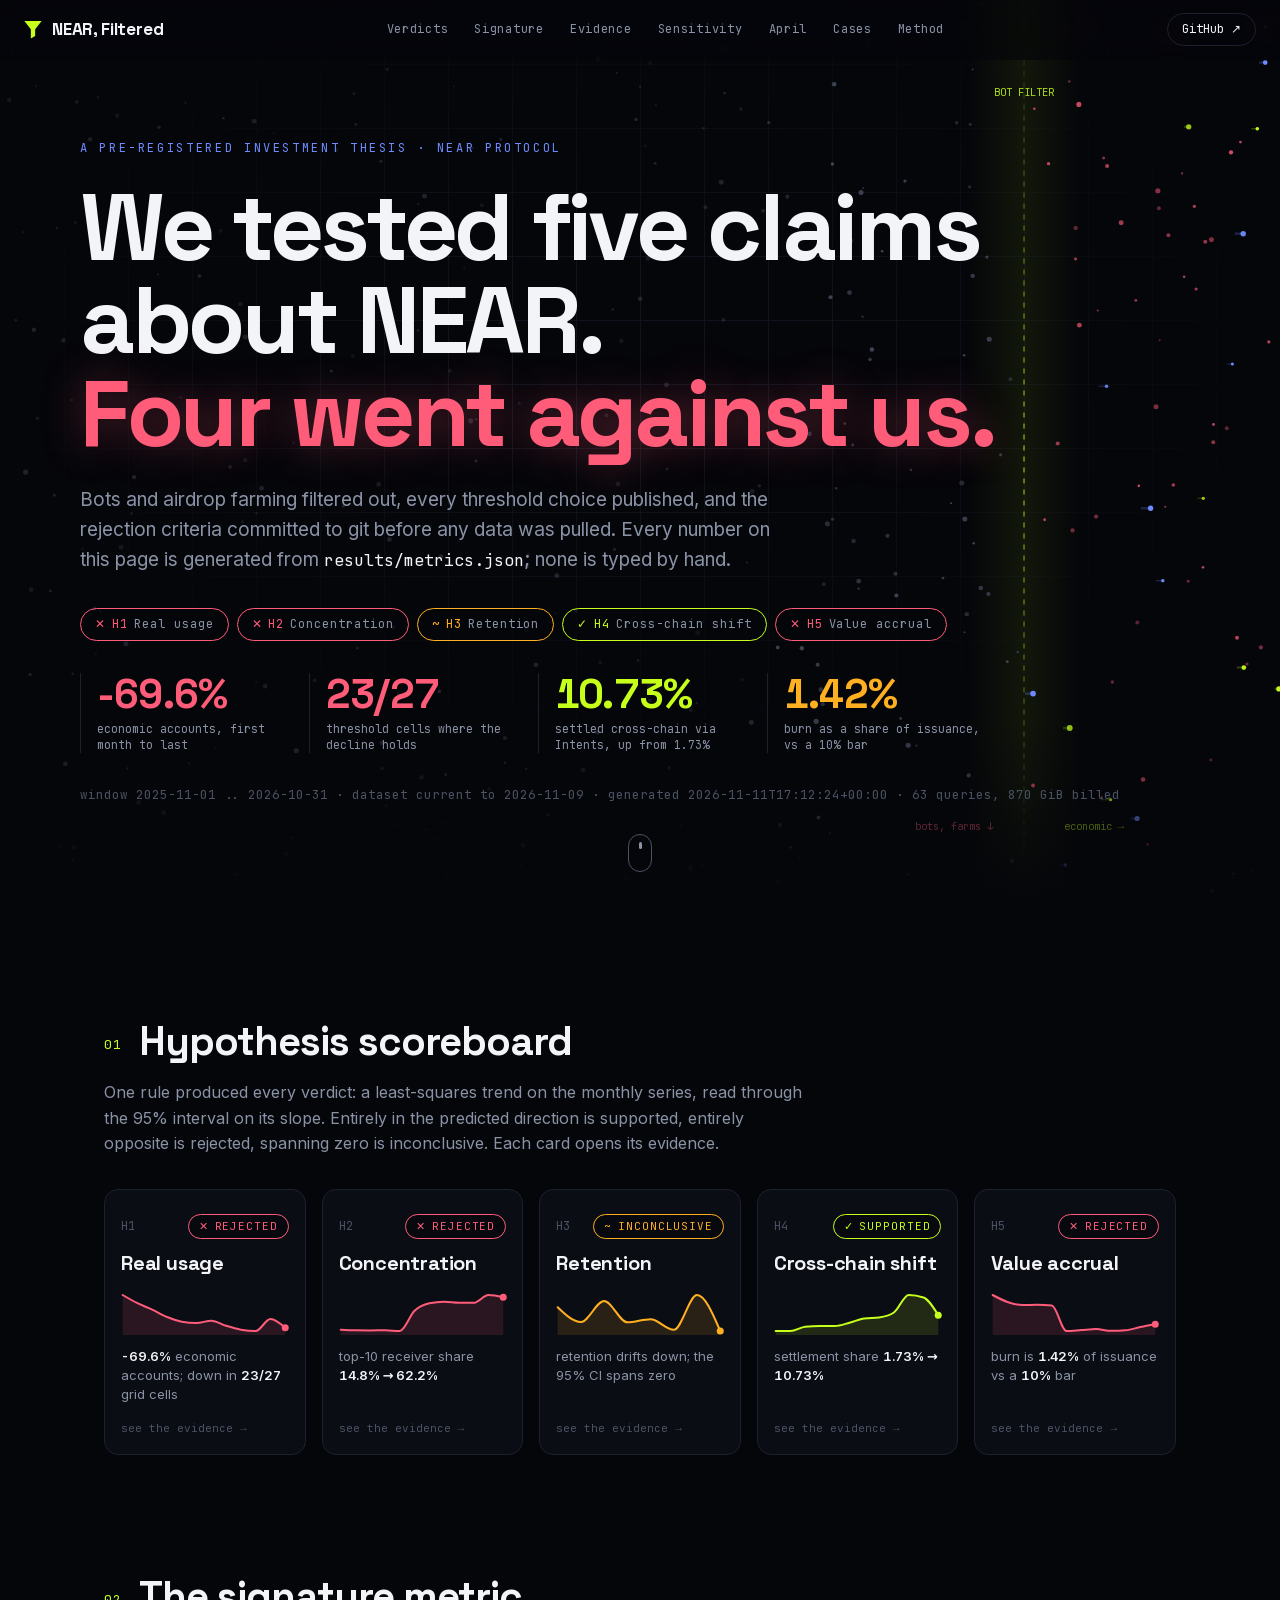
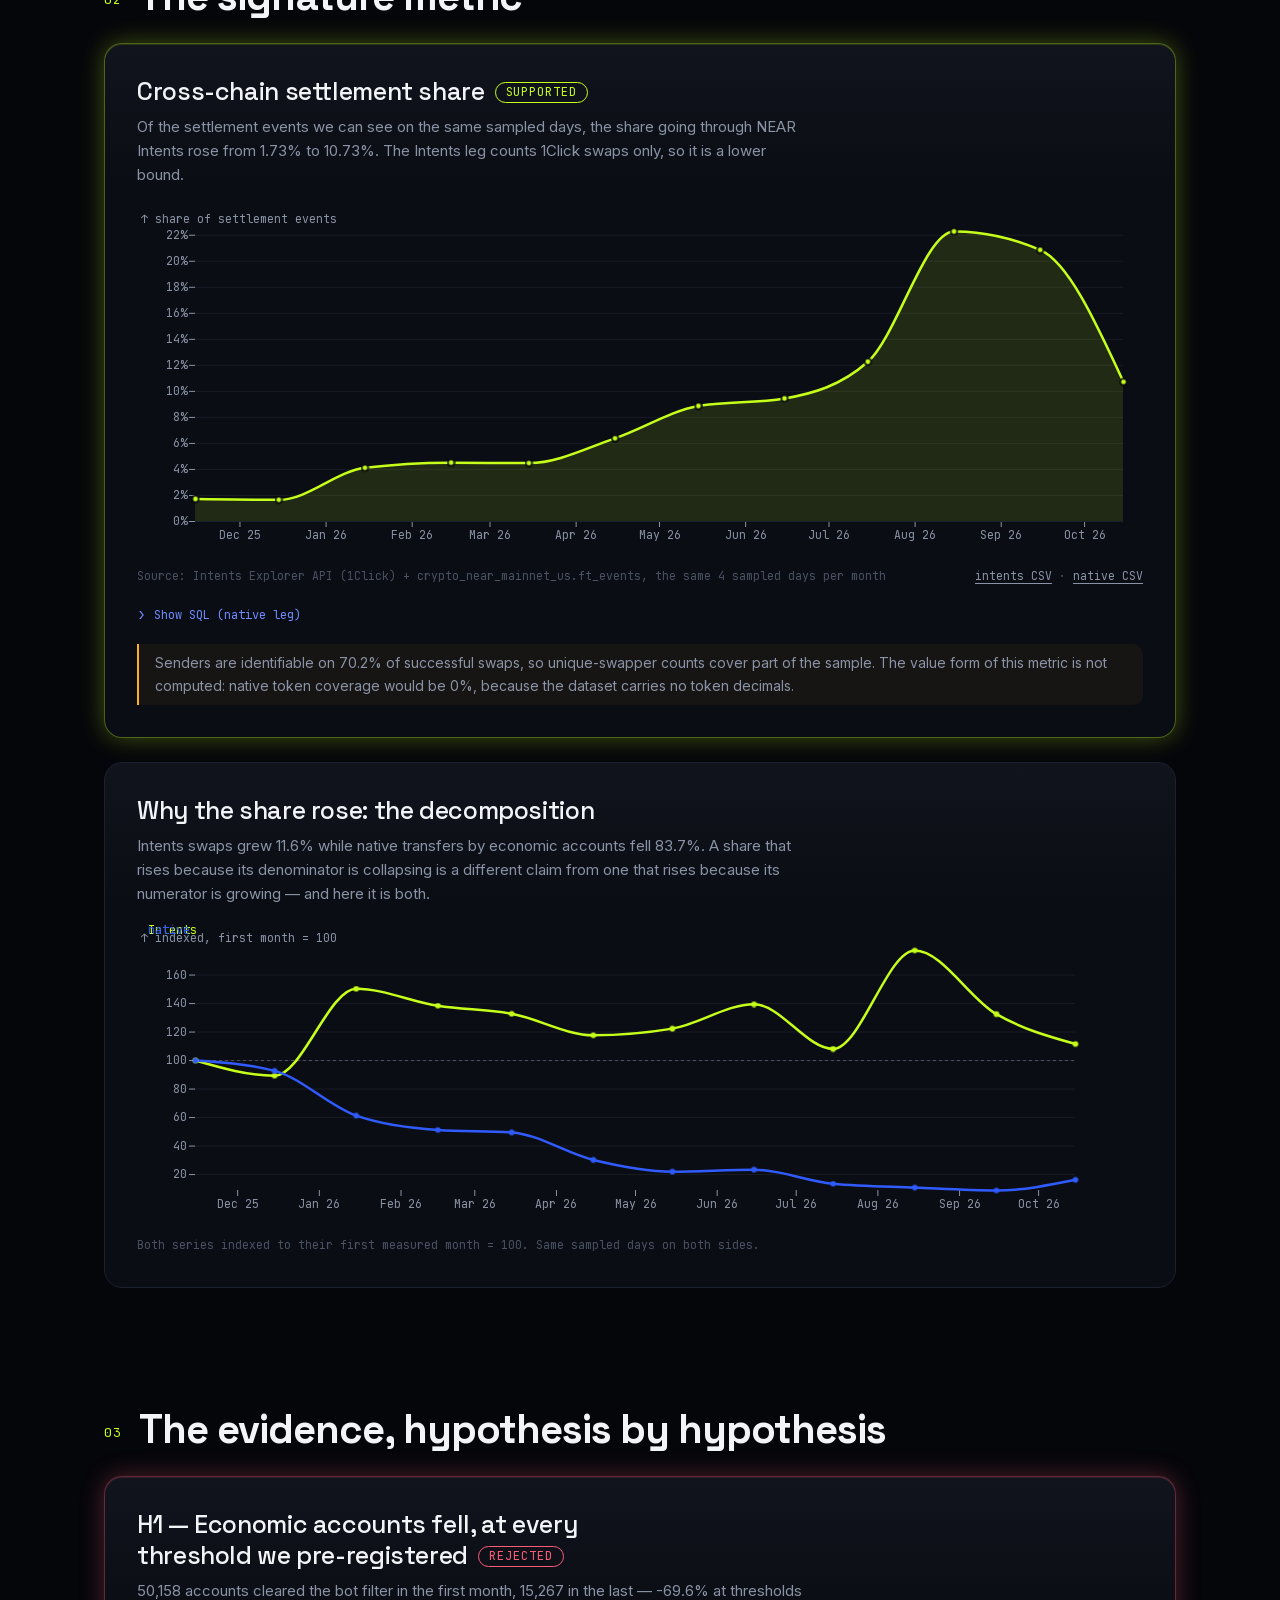
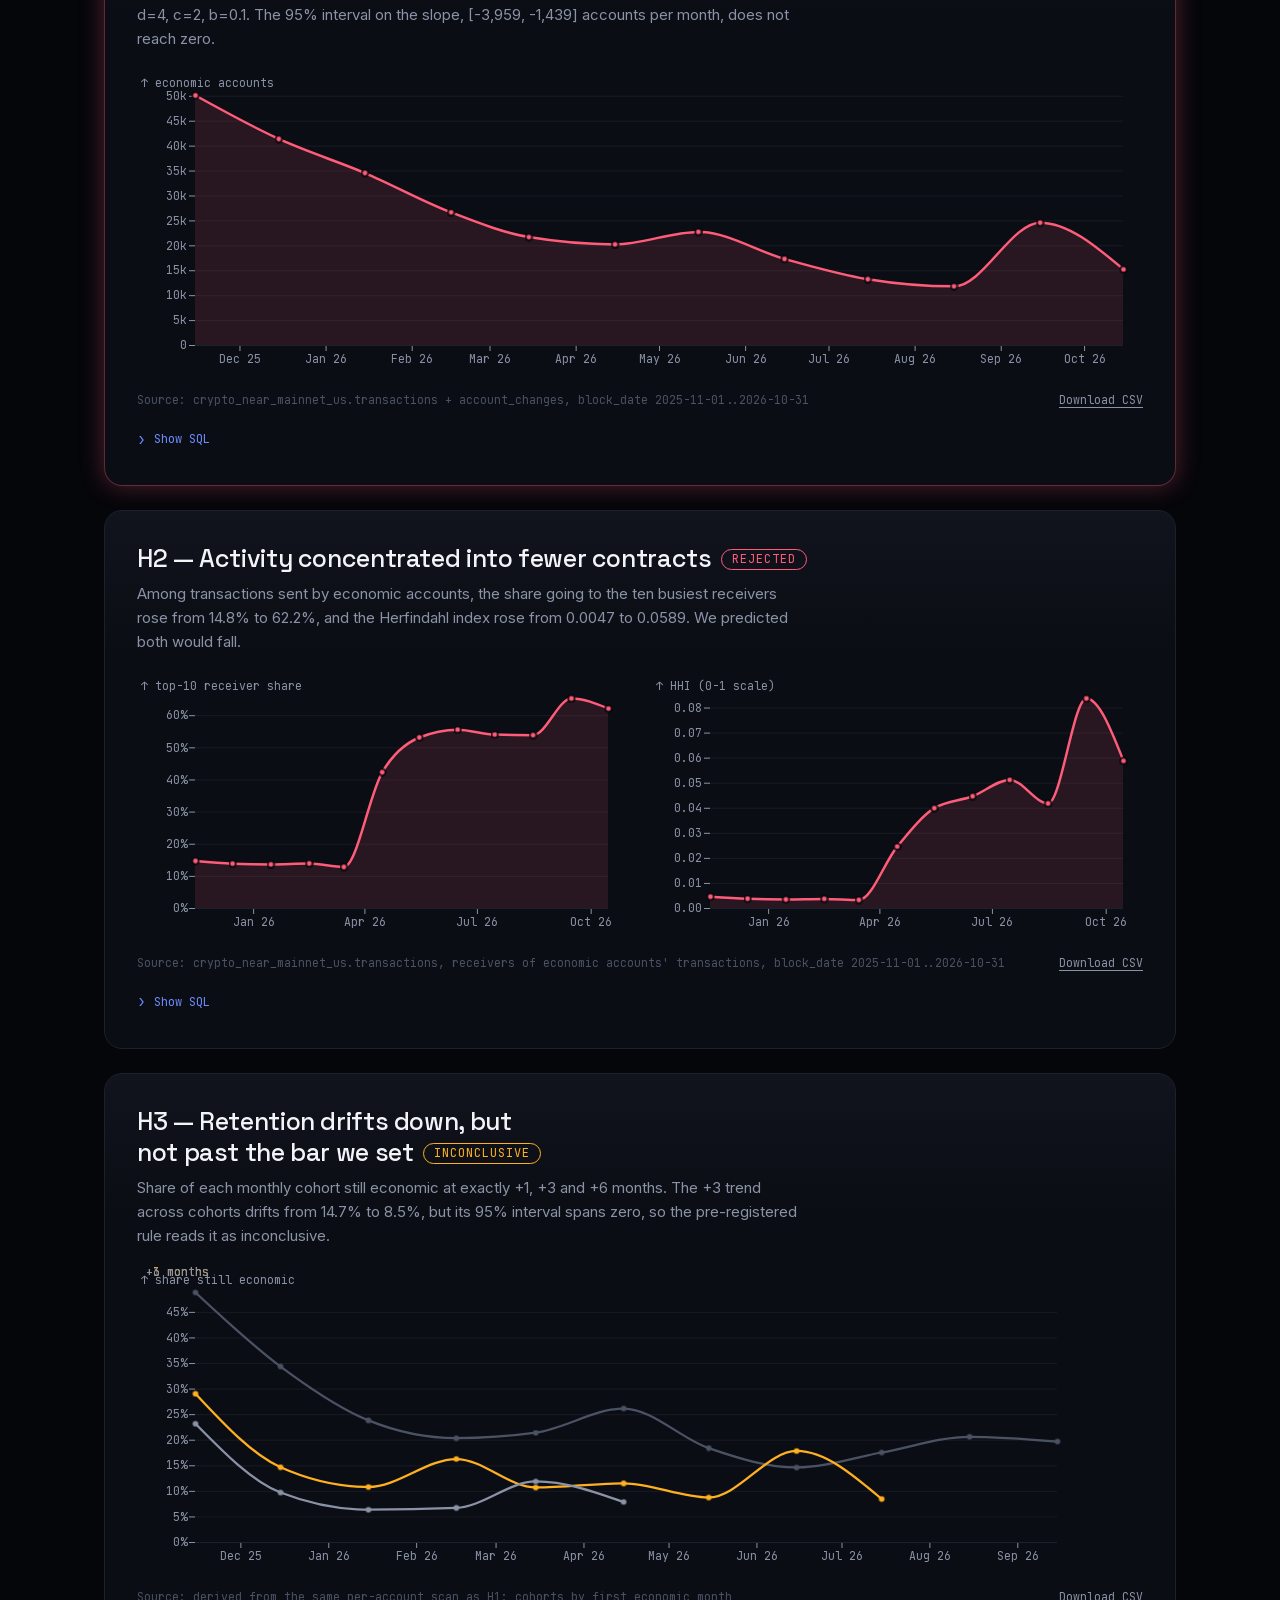
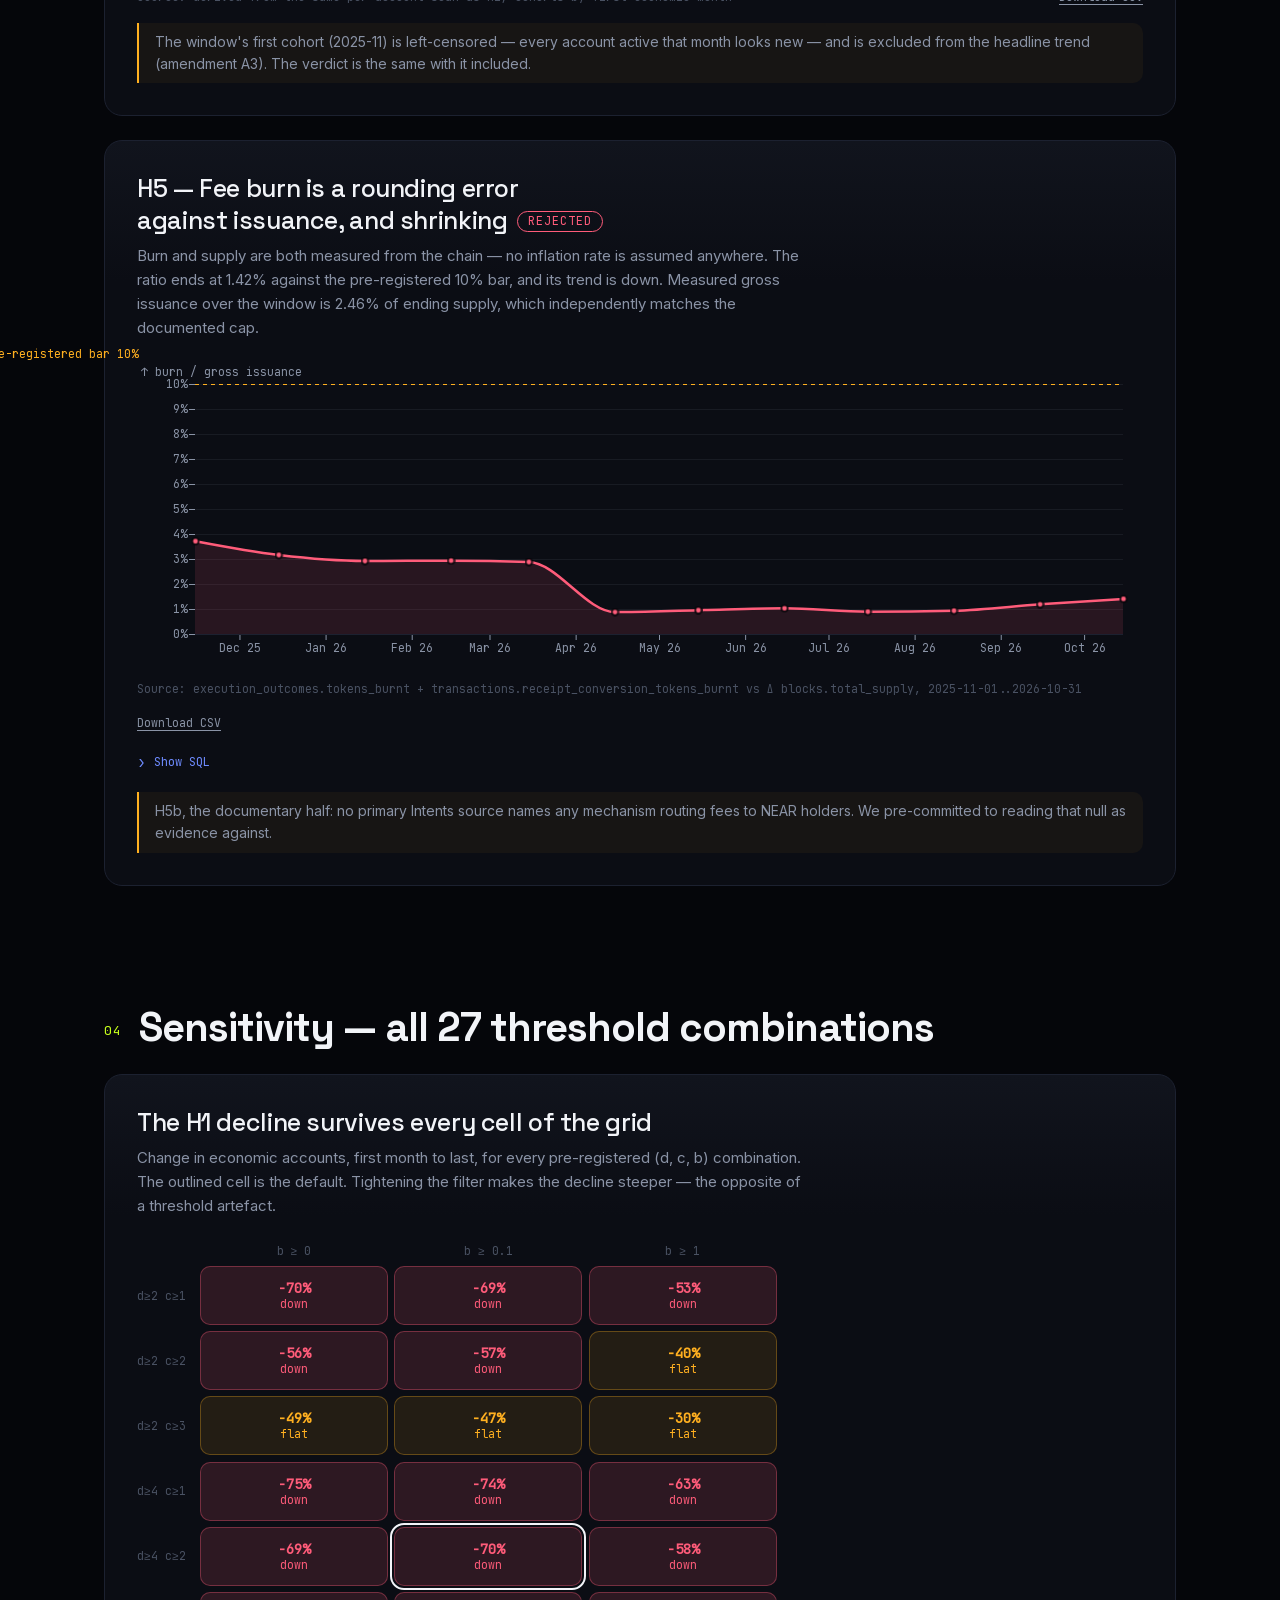
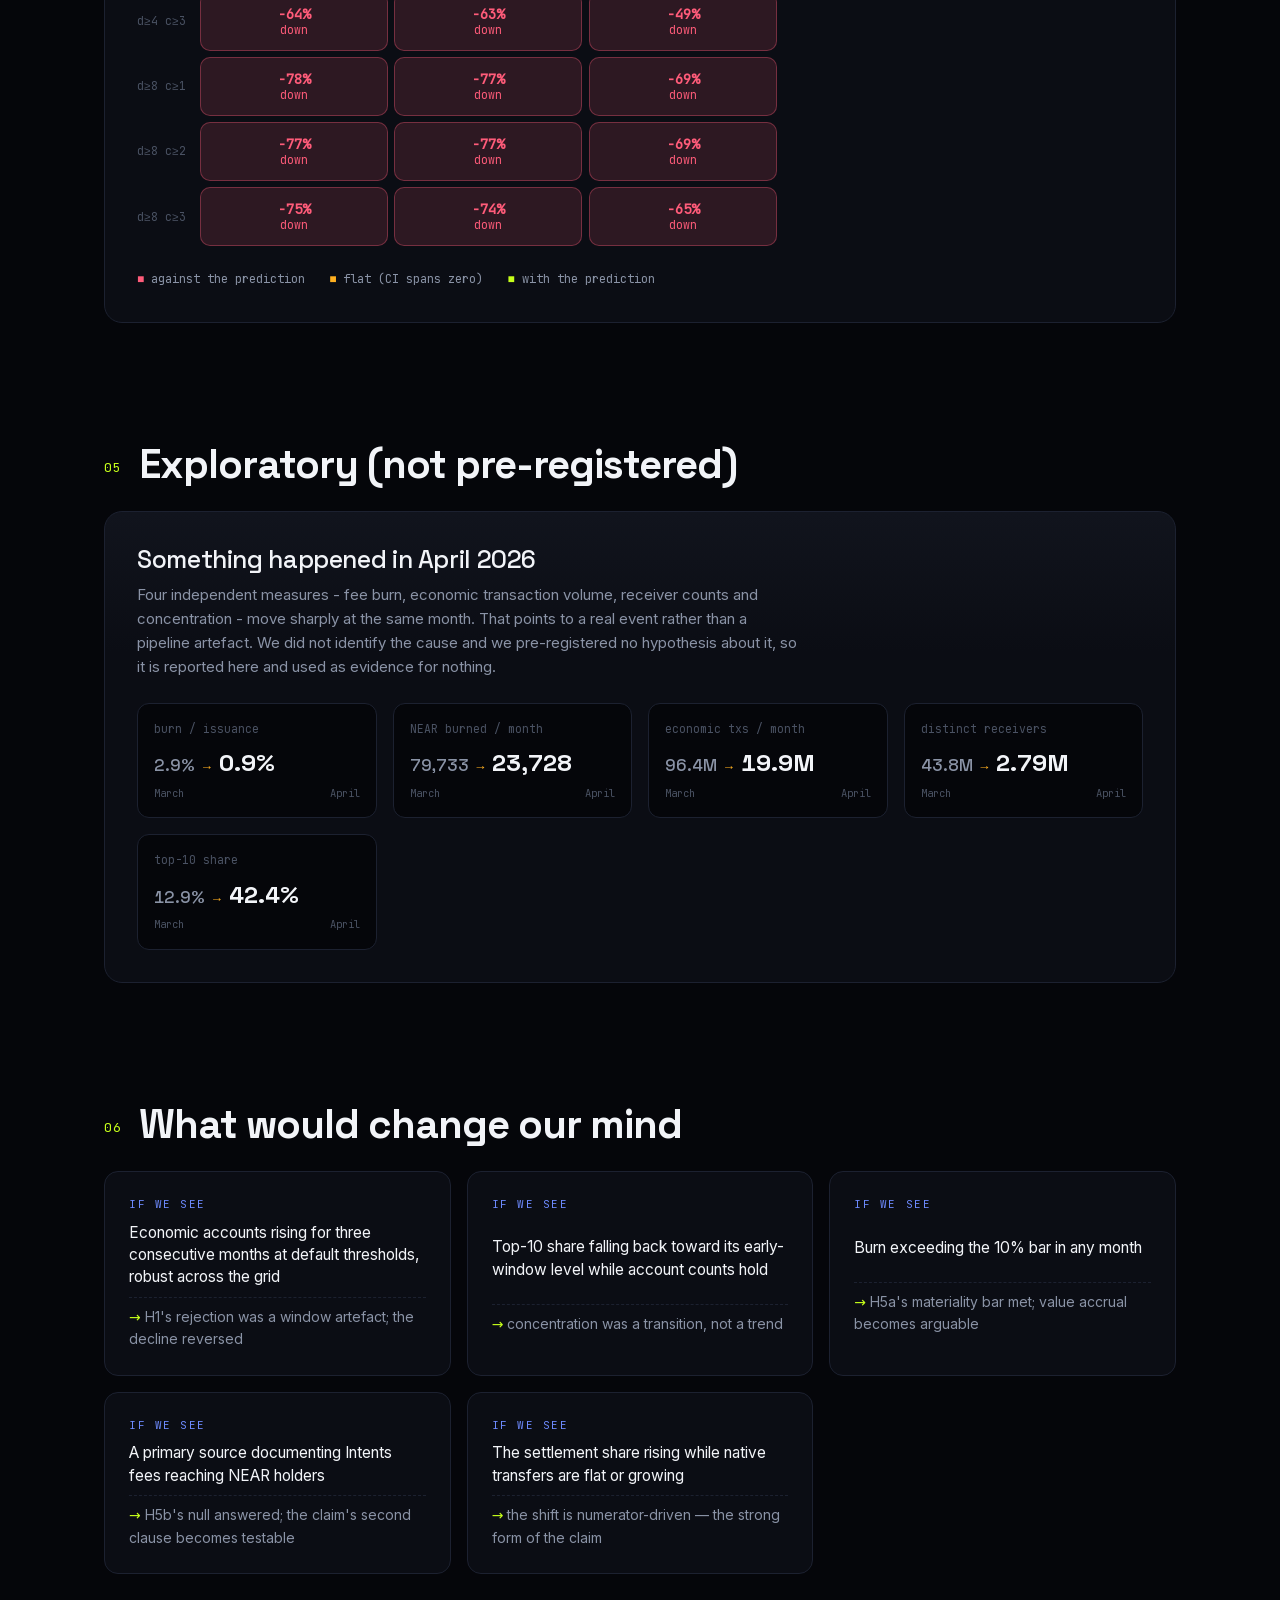
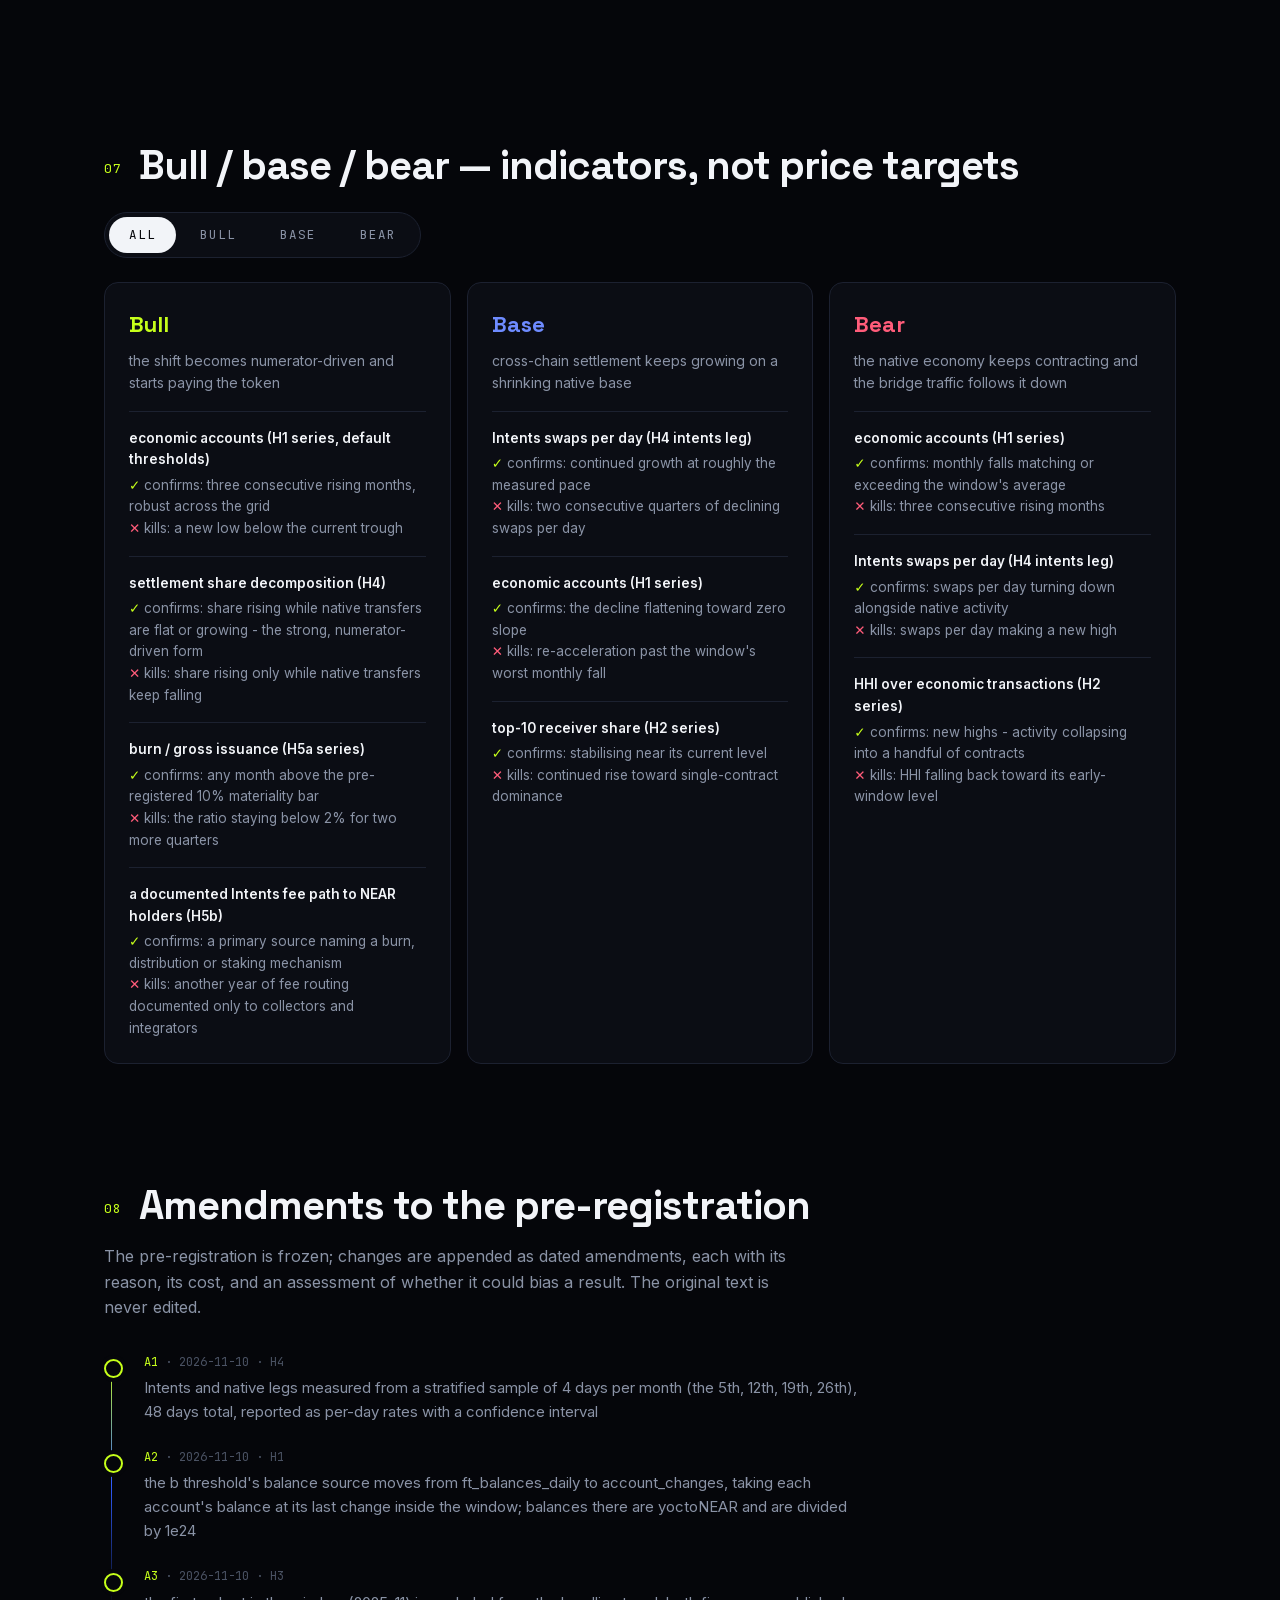
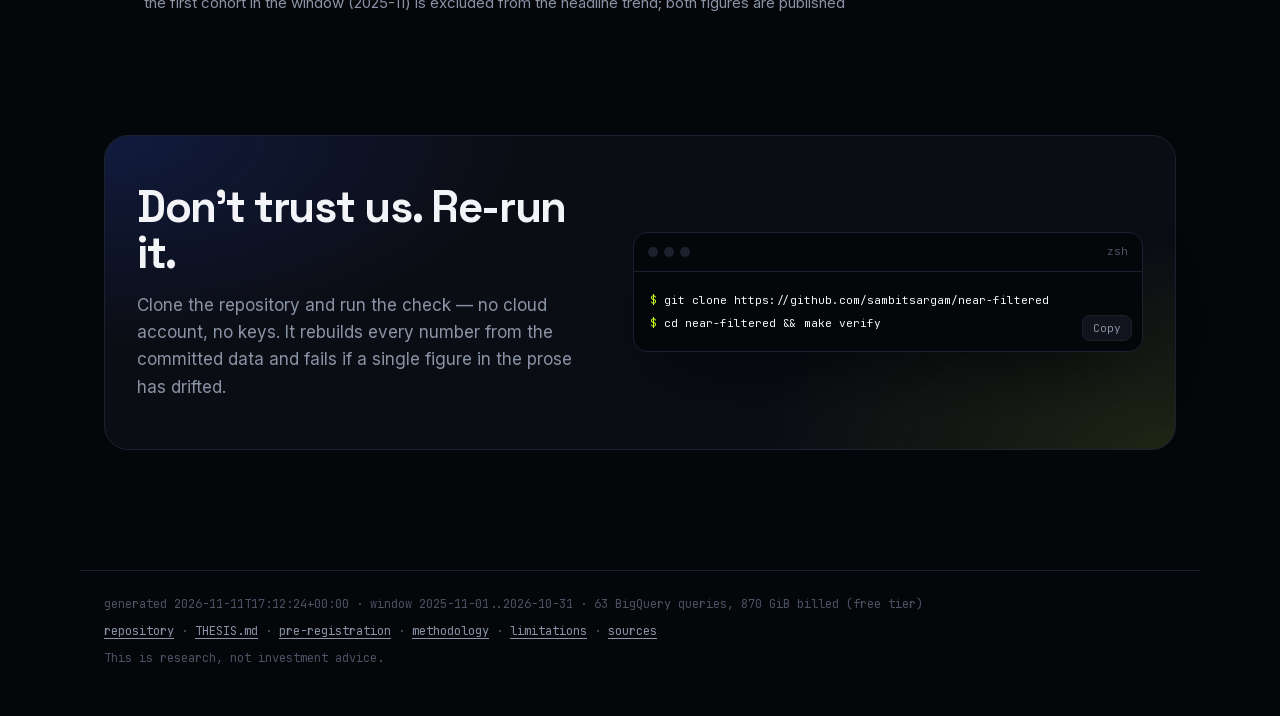
<file: site/index.html>
<!doctype html>
<html lang="en">
<head>
<meta charset="utf-8">
<meta name="viewport" content="width=device-width, initial-scale=1">
<title>NEAR, Filtered</title>
<meta name="description" content="A pre-registered, reproducible investment thesis on NEAR. Four of five predictions went against us; we published anyway.">
<meta name="theme-color" content="#05060A">
<meta property="og:title" content="NEAR, Filtered — we tested five claims; four went against us">
<meta property="og:description" content="Bot-filtered, pre-registered, every number generated from the data. Verify it yourself with make verify.">
<meta property="og:type" content="website">
<meta property="og:image" content="og.png">
<meta name="twitter:card" content="summary_large_image">
<meta name="twitter:image" content="og.png">
<link rel="icon" href="data:image/svg+xml,%3Csvg xmlns='http://www.w3.org/2000/svg' viewBox='0 0 32 32'%3E%3Crect width='32' height='32' rx='8' fill='%2305060A'/%3E%3Cpath d='M8 9h16l-6 8v6l-4 2v-8z' fill='%23C6FF1A'/%3E%3C/svg%3E">
<link rel="stylesheet" href="styles/fonts.css">
<link rel="stylesheet" href="styles/tokens.css">
<link rel="stylesheet" href="styles/main.css">
<script>
  /* Motion is opt-in: without this class every element renders in its final
     state, so nothing on the page is ever gated on script running. */
  if (!matchMedia("(prefers-reduced-motion: reduce)").matches && "IntersectionObserver" in window)
    document.documentElement.classList.add("motion");
</script>
</head>
<body>
<a class="skip" href="#signature">Skip to the signature metric</a>
<div class="progress" aria-hidden="true"><span id="progress"></span></div>

<nav class="topnav" aria-label="Sections">
  <a class="brand" href="#top"><span class="mark" aria-hidden="true"></span>NEAR, Filtered</a>
  <div class="links" id="navlinks">
    <a href="#verdicts">Verdicts</a>
    <a href="#signature">Signature</a>
    <a href="#evidence">Evidence</a>
    <a href="#sensitivity">Sensitivity</a>
    <a href="#april">April</a>
    <a href="#cases">Cases</a>
    <a href="#amend">Method</a>
  </div>
  <a class="gh" href="https://github.com/sambitsargam/near-filtered">GitHub <span aria-hidden="true">↗</span></a>
</nav>

<header class="hero" id="top">
  <canvas id="field" aria-hidden="true"></canvas>
  <div class="hero-inner">
    <div class="eyebrow fade-up" style="--d:0">A pre-registered investment thesis · NEAR Protocol</div>
    <h1 class="headline">
      <span class="w" style="--d:1">We</span> <span class="w" style="--d:2">tested</span>
      <span class="w" style="--d:3">five</span> <span class="w" style="--d:4">claims</span>
      <span class="w" style="--d:5">about</span> <span class="w" style="--d:6">NEAR.</span><br>
      <span class="against"><span class="w" style="--d:8">Four</span> <span class="w" style="--d:9">went</span>
      <span class="w" style="--d:10">against</span> <span class="w" style="--d:11">us.</span></span>
    </h1>
    <p class="sub fade-up" style="--d:13">Bots and airdrop farming filtered out, every threshold choice published,
       and the rejection criteria committed to git before any data was pulled.
       Every number on this page is generated from <code>results/metrics.json</code>; none is typed by hand.</p>
    <div class="verdict-strip fade-up" style="--d:15" id="strip" aria-label="Verdicts at a glance"></div>
    <div class="hero-stats fade-up" style="--d:17" id="herostats"></div>
    <div class="windowline fade-up" style="--d:19" id="windowline">loading…</div>
  </div>
  <a class="scrollcue" href="#verdicts" aria-label="Scroll to the verdicts"><span></span></a>
</header>

<main>
<section id="verdicts" aria-label="Hypothesis scoreboard">
  <h2 class="reveal">Hypothesis scoreboard</h2>
  <p class="lede reveal">One rule produced every verdict: a least-squares trend on the monthly series, read through the
     95% interval on its slope. Entirely in the predicted direction is supported, entirely opposite is rejected,
     spanning zero is inconclusive. Each card opens its evidence.</p>
  <div class="board" id="board"></div>
</section>

<section id="signature" aria-label="Cross-chain settlement share">
  <h2 class="reveal">The signature metric</h2>
  <div class="panel sig reveal">
    <h3 id="h4-title">Cross-chain settlement share<span class="vw supported" id="h4-vw"></span></h3>
    <p class="plain" id="h4-plain"></p>
    <div class="figure" id="h4-chart" role="img" aria-label="Monthly cross-chain settlement share"></div>
    <div class="source"><span id="h4-source"></span>
      <span><a href="data/h4_intents_daily.csv" download>intents CSV</a> · <a href="data/h4_native_leg.csv" download>native CSV</a></span></div>
    <details class="sql"><summary>Show SQL (native leg)</summary><pre data-sql="sql/h4_native_leg.sql">loading…</pre></details>
    <div class="note" id="h4-note"></div>
  </div>
  <div class="panel reveal">
    <h3>Why the share rose: the decomposition</h3>
    <p class="plain" id="h4d-plain"></p>
    <div class="figure" id="h4d-chart" role="img" aria-label="Intents swaps and native transfers, indexed to their first month"></div>
    <div class="source"><span>Both series indexed to their first measured month = 100. Same sampled days on both sides.</span></div>
  </div>
</section>

<section id="evidence" aria-label="Evidence, one panel per hypothesis">
  <h2 class="reveal">The evidence, hypothesis by hypothesis</h2>

  <div class="panel against-glow reveal" id="h1">
    <h3>H1 — Economic accounts fell, at every threshold we pre-registered<span class="vw rejected" id="h1-vw"></span></h3>
    <p class="plain" id="h1-plain"></p>
    <div class="figure" id="h1-chart" role="img" aria-label="Monthly economic accounts"></div>
    <div class="source"><span id="h1-source"></span><a href="data/h1_series.csv" download>Download CSV</a></div>
    <details class="sql"><summary>Show SQL</summary><pre data-sql="sql/h1_accounts.sql">loading…</pre></details>
  </div>

  <div class="panel reveal" id="h2">
    <h3>H2 — Activity concentrated into fewer contracts<span class="vw rejected" id="h2-vw"></span></h3>
    <p class="plain" id="h2-plain"></p>
    <div class="cols">
      <div class="figure" id="h2-chart-a" role="img" aria-label="Top-10 receiver share by month"></div>
      <div class="figure" id="h2-chart-b" role="img" aria-label="HHI by month"></div>
    </div>
    <div class="source"><span id="h2-source"></span><a href="data/h2_concentration.csv" download>Download CSV</a></div>
    <details class="sql"><summary>Show SQL</summary><pre data-sql="sql/h2_concentration.sql">loading…</pre></details>
  </div>

  <div class="panel reveal" id="h3">
    <h3>H3 — Retention drifts down, but not past the bar we set<span class="vw inconclusive" id="h3-vw"></span></h3>
    <p class="plain" id="h3-plain"></p>
    <div class="figure" id="h3-chart" role="img" aria-label="Cohort retention at one, three and six months"></div>
    <div class="source"><span>Source: derived from the same per-account scan as H1; cohorts by first economic month</span><a href="data/h3_cohorts.csv" download>Download CSV</a></div>
    <div class="note" id="h3-note"></div>
  </div>

  <div class="panel reveal" id="h5">
    <h3>H5 — Fee burn is a rounding error against issuance, and shrinking<span class="vw rejected" id="h5-vw"></span></h3>
    <p class="plain" id="h5-plain"></p>
    <div class="figure" id="h5-chart" role="img" aria-label="Burn as a share of gross issuance, with the pre-registered 10 percent bar"></div>
    <div class="source"><span id="h5-source"></span><a href="data/h5_value_accrual.csv" download>Download CSV</a></div>
    <details class="sql"><summary>Show SQL</summary><pre data-sql="sql/h5_value_accrual.sql">loading…</pre></details>
    <div class="note" id="h5-note"></div>
  </div>
</section>

<section id="sensitivity" aria-label="Sensitivity analysis">
  <h2 class="reveal">Sensitivity — all 27 threshold combinations</h2>
  <div class="panel reveal">
    <h3>The H1 decline survives every cell of the grid</h3>
    <p class="plain">Change in economic accounts, first month to last, for every pre-registered
       (d, c, b) combination. The outlined cell is the default. Tightening the filter makes the
       decline steeper — the opposite of a threshold artefact.</p>
    <div class="figure heat" id="heat"></div>
    <div class="legend">
      <span class="l1">against the prediction</span>
      <span class="l2">flat (CI spans zero)</span>
      <span class="l3">with the prediction</span>
    </div>
  </div>
</section>

<section id="april" aria-label="Exploratory finding">
  <h2 class="reveal">Exploratory (not pre-registered)</h2>
  <div class="panel reveal">
    <h3>Something happened in April 2026</h3>
    <p class="plain" id="exp-plain"></p>
    <div class="stats" id="exp-stats"></div>
  </div>
</section>

<section id="mind" aria-label="What would change our mind">
  <h2 class="reveal">What would change our mind</h2>
  <div class="mindgrid" id="change-list"></div>
  <p class="lede reveal">Each is a quantity this pipeline already computes;
     re-run them any month with <code>make refresh</code>.</p>
</section>

<section id="cases" aria-label="Bull, base and bear cases">
  <h2 class="reveal">Bull / base / bear — indicators, not price targets</h2>
  <div class="tabs reveal" role="tablist" id="casetabs"></div>
  <div class="casegrid" id="casegrid"></div>
</section>

<section id="amend" aria-label="Pre-registration amendments">
  <h2 class="reveal">Amendments to the pre-registration</h2>
  <p class="lede reveal">The pre-registration is frozen; changes are appended as dated amendments,
     each with its reason, its cost, and an assessment of whether it could bias a result.
     The original text is never edited.</p>
  <ol class="timeline" id="amendments"></ol>
</section>

<section class="verify reveal" aria-label="Verify it yourself">
  <div>
    <h2>Don't trust us. Re-run it.</h2>
    <p>Clone the repository and run the check — no cloud account, no keys. It rebuilds every
       number from the committed data and fails if a single figure in the prose has drifted.</p>
  </div>
  <div class="term" id="term">
    <div class="bar"><i></i><i></i><i></i><span>zsh</span></div>
    <pre><code><span class="pr">$</span> git clone https://github.com/sambitsargam/near-filtered
<span class="pr">$</span> cd near-filtered &amp;&amp; make verify</code></pre>
    <button class="copy" type="button" id="copy">Copy</button>
  </div>
</section>
</main>

<footer>
  <span id="provenance"></span>
  <span>
    <a href="https://github.com/sambitsargam/near-filtered">repository</a> ·
    <a href="https://github.com/sambitsargam/near-filtered/blob/main/THESIS.md">THESIS.md</a> ·
    <a href="https://github.com/sambitsargam/near-filtered/blob/main/HYPOTHESES.md">pre-registration</a> ·
    <a href="https://github.com/sambitsargam/near-filtered/blob/main/METHODOLOGY.md">methodology</a> ·
    <a href="https://github.com/sambitsargam/near-filtered/blob/main/LIMITATIONS.md">limitations</a> ·
    <a href="https://github.com/sambitsargam/near-filtered/blob/main/SOURCES.md">sources</a>
  </span>
  <span>This is research, not investment advice.</span>
</footer>

<a class="totop" href="#top" id="totop" aria-label="Back to top">↑</a>

<script src="vendor/d3.min.js"></script>
<script src="vendor/plot.min.js"></script>
<script src="app.js"></script>
</body>
</html>
</file>
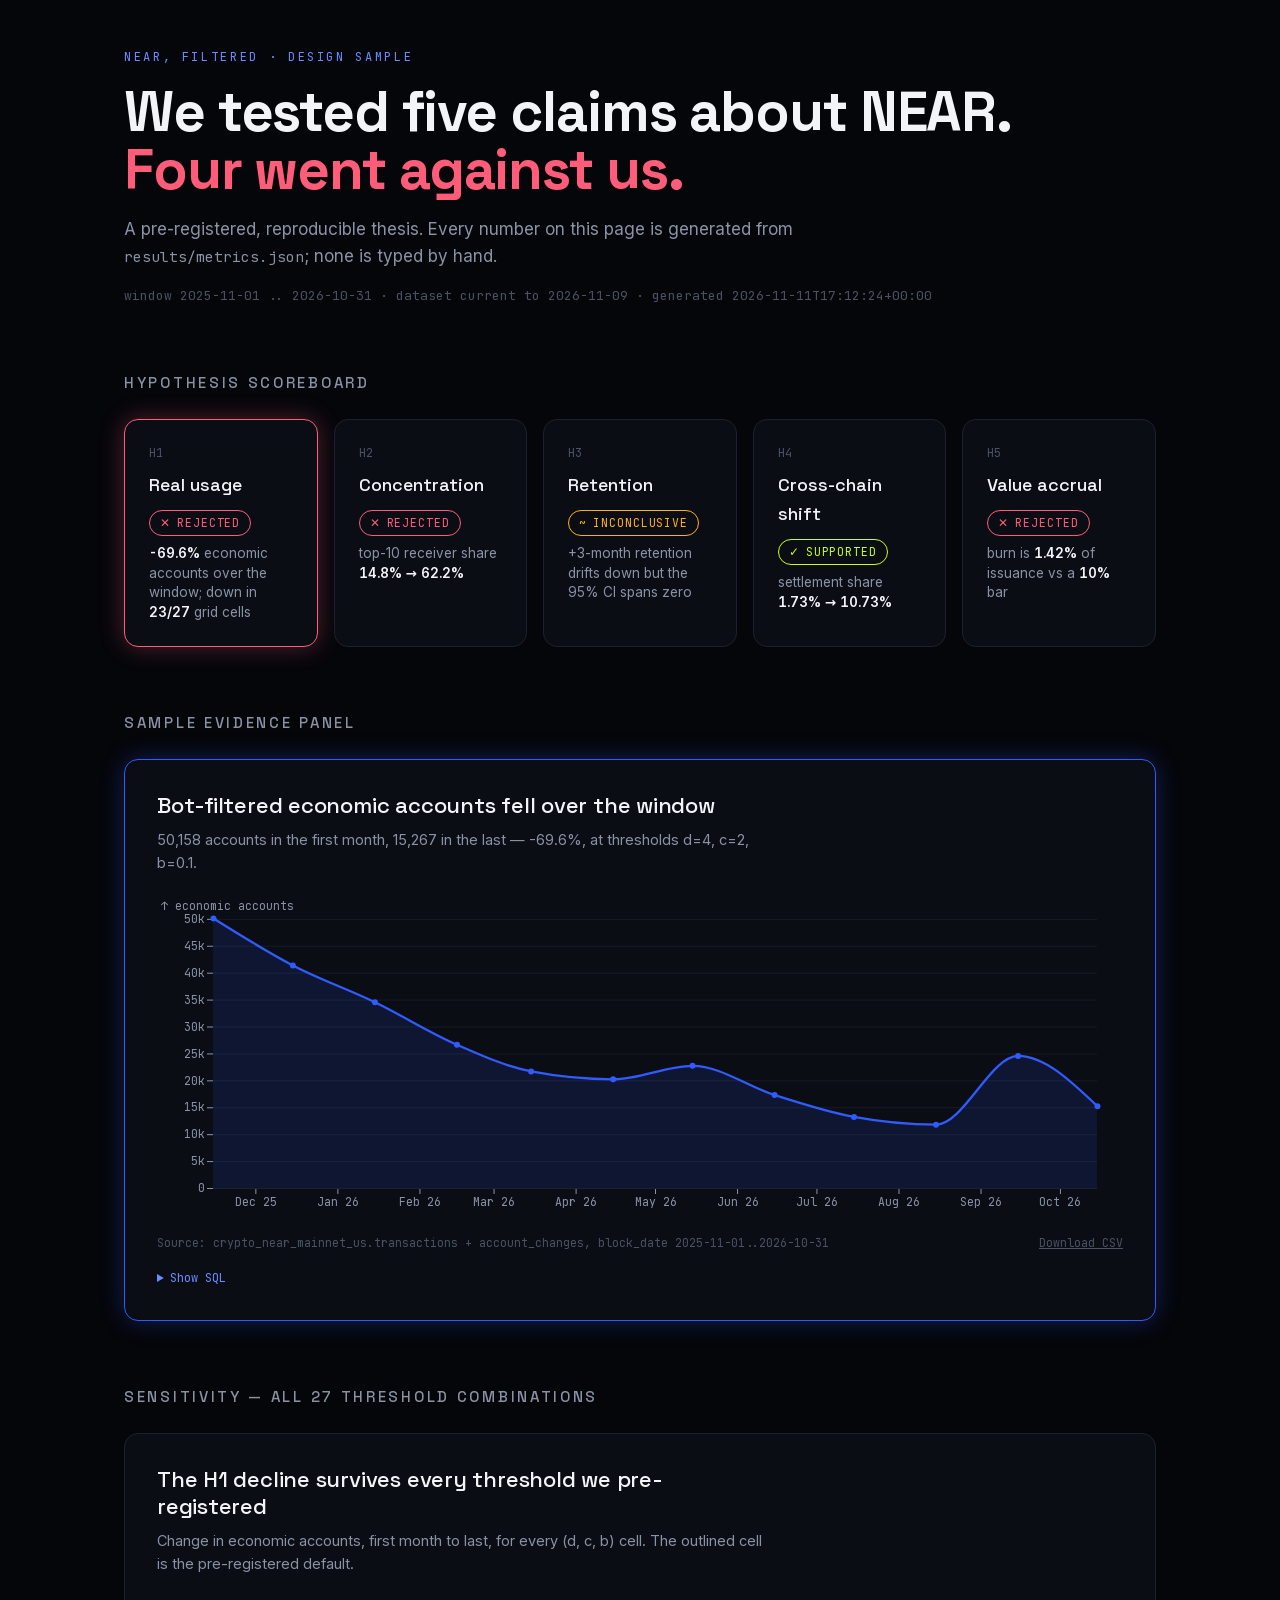
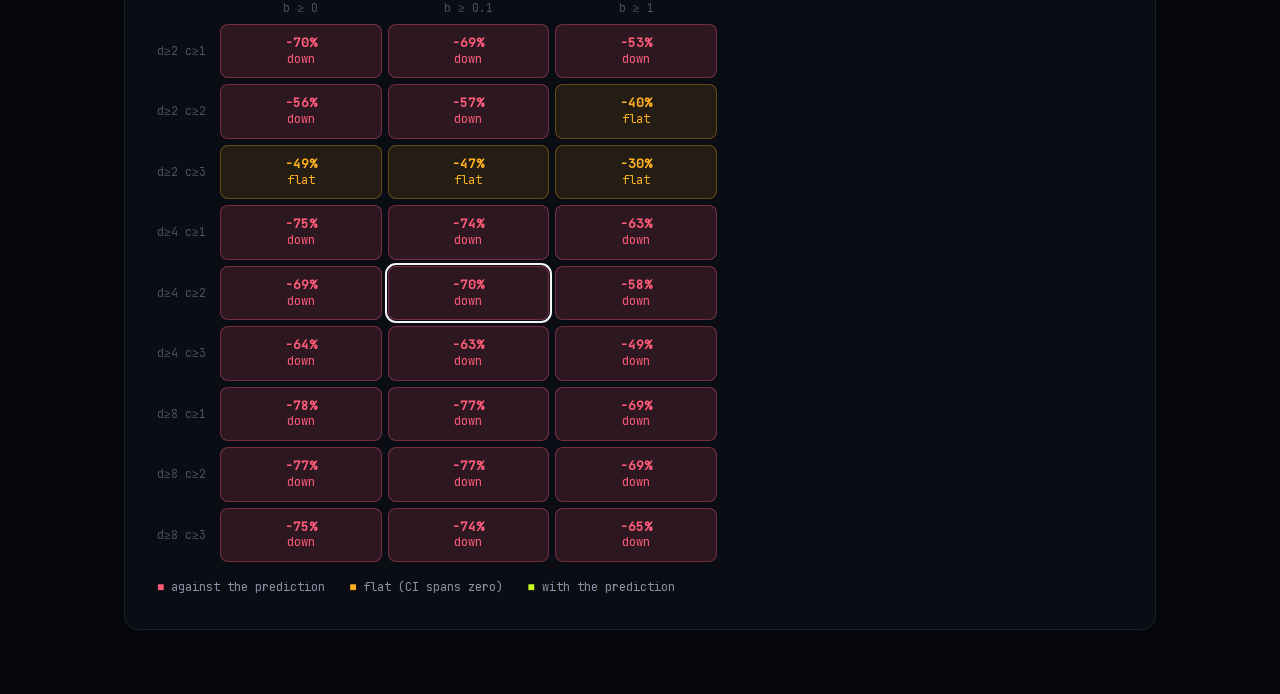
<file: site/design-sample.html>
<!doctype html>
<html lang="en">
<head>
<meta charset="utf-8">
<meta name="viewport" content="width=device-width, initial-scale=1">
<title>NEAR, Filtered — design sample</title>
<link rel="stylesheet" href="styles/fonts.css">
<link rel="stylesheet" href="styles/tokens.css">
<style>
  * { box-sizing: border-box; margin: 0; }
  html { color-scheme: dark; }
  body {
    background: var(--bg); color: var(--text);
    font-family: var(--font-body); font-size: 17px; line-height: 1.6;
    -webkit-font-smoothing: antialiased;
    padding: var(--s6) var(--s3) var(--s8);
    max-width: 1080px; margin: 0 auto;
  }
  .eyebrow {
    font-family: var(--font-mono); font-size: 12px; letter-spacing: 0.22em;
    color: var(--cobalt-soft); text-transform: uppercase;
  }
  h1 {
    font-family: var(--font-display); font-weight: 700;
    font-size: clamp(34px, 5.4vw, 56px); line-height: 1.04;
    letter-spacing: -0.02em; margin: var(--s2) 0 var(--s2);
    text-wrap: balance;
  }
  h1 .against { color: var(--coral); }
  h1 .for { color: var(--lime); }
  .sub { color: var(--text-muted); max-width: 62ch; }
  .windowline {
    font-family: var(--font-mono); font-size: 13px; color: var(--text-faint);
    margin-top: var(--s2);
  }
  section { margin-top: var(--s8); }
  h2 {
    font-family: var(--font-display); font-weight: 500; font-size: 15px;
    letter-spacing: 0.18em; text-transform: uppercase; color: var(--text-muted);
    margin-bottom: var(--s3);
  }

  /* scoreboard */
  .board { display: grid; grid-template-columns: repeat(auto-fit, minmax(190px, 1fr)); gap: var(--s2); }
  .card {
    background: var(--surface); border: 1px solid var(--border);
    border-radius: var(--radius); padding: var(--s3);
    display: flex; flex-direction: column; gap: var(--s1);
  }
  .card.active { border-color: var(--coral); box-shadow: var(--glow-coral); }
  .card .hid { font-family: var(--font-mono); font-size: 12px; color: var(--text-faint); }
  .card .hname { font-family: var(--font-display); font-weight: 500; font-size: 18px; }
  .chip {
    align-self: flex-start; font-family: var(--font-mono); font-size: 11.5px;
    letter-spacing: 0.08em; padding: 3px 10px; border-radius: 999px;
    border: 1px solid; margin-top: 2px;
  }
  .chip::before { margin-right: 6px; }
  .chip.rejected   { color: var(--coral); border-color: var(--coral); } .chip.rejected::before { content: "✕"; }
  .chip.supported  { color: var(--lime);  border-color: var(--lime);  } .chip.supported::before { content: "✓"; }
  .chip.inconclusive { color: var(--amber); border-color: var(--amber); } .chip.inconclusive::before { content: "~"; }
  .card .one { font-size: 13.5px; color: var(--text-muted); line-height: 1.45; }
  .card .one strong { color: var(--text); font-variant-numeric: tabular-nums; }

  /* chart card */
  .panel {
    background: var(--surface); border: 1px solid var(--border);
    border-radius: var(--radius); padding: var(--s4);
  }
  .panel.focus { border-color: var(--cobalt); box-shadow: var(--glow-cobalt); }
  .panel h3 {
    font-family: var(--font-display); font-weight: 500; font-size: 22px;
    letter-spacing: -0.01em; line-height: 1.25; max-width: 40ch;
  }
  .panel .plain { color: var(--text-muted); font-size: 14.5px; margin-top: var(--s1); max-width: 68ch; }
  .figure { margin-top: var(--s3); }
  .source {
    font-family: var(--font-mono); font-size: 11.5px; color: var(--text-faint);
    margin-top: var(--s2); display: flex; justify-content: space-between; gap: var(--s2); flex-wrap: wrap;
  }
  .source a { color: var(--text-faint); }
  details.sql { margin-top: var(--s2); }
  details.sql summary {
    font-family: var(--font-mono); font-size: 12px; color: var(--cobalt-soft);
    cursor: pointer; user-select: none;
  }
  details.sql pre {
    margin-top: var(--s2); background: var(--bg); border: 1px solid var(--border);
    border-radius: 8px; padding: var(--s2); overflow-x: auto;
    font-family: var(--font-mono); font-size: 12px; line-height: 1.55; color: var(--text-muted);
  }
  details.sql .kw { color: var(--cobalt-soft); }

  /* heatmap */
  .heat { display: grid; grid-template-columns: auto repeat(3, 1fr); gap: 6px; max-width: 560px; }
  .heat .corner, .heat .coltag, .heat .rowtag {
    font-family: var(--font-mono); font-size: 11.5px; color: var(--text-faint);
    display: flex; align-items: center; justify-content: center;
  }
  .heat .rowtag { justify-content: flex-end; padding-right: var(--s1); white-space: nowrap; }
  .cell {
    border-radius: 8px; padding: 10px 6px; text-align: center;
    font-family: var(--font-mono); font-size: 12px; line-height: 1.3;
    border: 1px solid transparent;
  }
  .cell b { display: block; font-size: 13px; }
  .cell.against { background: rgba(255, 92, 122, 0.14); color: var(--coral); border-color: rgba(255,92,122,0.35); }
  .cell.flat    { background: rgba(255, 176, 32, 0.10); color: var(--amber); border-color: rgba(255,176,32,0.30); }
  .cell.with    { background: rgba(198, 255, 26, 0.10); color: var(--lime); border-color: rgba(198,255,26,0.30); }
  .cell.default-cell { outline: 2px solid var(--text); outline-offset: 1px; }
  .legend { display: flex; gap: var(--s3); margin-top: var(--s2); font-family: var(--font-mono); font-size: 12px; color: var(--text-muted); flex-wrap: wrap; }
  .legend span::before { content: "■ "; }
  .legend .l1::before { color: var(--coral); } .legend .l2::before { color: var(--amber); } .legend .l3::before { color: var(--lime); }
  @media (max-width: 480px) { body { padding: var(--s4) var(--s2) var(--s6); } }
</style>
</head>
<body>

<header>
  <div class="eyebrow">NEAR, Filtered · design sample</div>
  <h1>We tested five claims about NEAR.<br>
      <span class="against">Four went against us.</span></h1>
  <p class="sub">A pre-registered, reproducible thesis. Every number on this page is
     generated from <span style="font-family:var(--font-mono);font-size:0.85em">results/metrics.json</span>;
     none is typed by hand.</p>
  <div class="windowline" id="windowline">window —</div>
</header>

<section>
  <h2>Hypothesis scoreboard</h2>
  <div class="board" id="board"></div>
</section>

<section>
  <h2>Sample evidence panel</h2>
  <div class="panel focus">
    <h3 id="h1-title">Bot-filtered economic accounts fell over the window</h3>
    <p class="plain" id="h1-plain"></p>
    <div class="figure" id="h1-chart"></div>
    <div class="source">
      <span id="h1-source">Source: crypto_near_mainnet_us.transactions + account_changes</span>
      <a href="#" onclick="return false">Download CSV</a>
    </div>
    <details class="sql">
      <summary>Show SQL</summary>
      <pre><span class="kw">WITH</span> window_tx <span class="kw">AS</span> (
  <span class="kw">SELECT</span> signer_account_id, block_date, receiver_account_id
  <span class="kw">FROM</span> `bigquery-public-data.crypto_near_mainnet_us.transactions`
  <span class="kw">WHERE</span> block_date <span class="kw">BETWEEN</span> @window_start <span class="kw">AND</span> @window_end
)
-- full query: sql/h1_accounts.sql</pre>
    </details>
  </div>
</section>

<section>
  <h2>Sensitivity — all 27 threshold combinations</h2>
  <div class="panel">
    <h3>The H1 decline survives every threshold we pre-registered</h3>
    <p class="plain">Change in economic accounts, first month to last, for every
       (d, c, b) cell. The outlined cell is the pre-registered default.</p>
    <div class="figure heat" id="heat"></div>
    <div class="legend">
      <span class="l1">against the prediction</span>
      <span class="l2">flat (CI spans zero)</span>
      <span class="l3">with the prediction</span>
    </div>
  </div>
</section>

<script src="vendor/d3.min.js"></script>
<script src="vendor/plot.min.js"></script>
<script>
const VERDICT_CHIP = { REJECTED: "rejected", SUPPORTED: "supported", INCONCLUSIVE: "inconclusive", PENDING: "inconclusive" };

fetch("data/metrics.json").then(r => r.json()).then(m => {
  const w = m.window;
  document.getElementById("windowline").textContent =
    `window ${w.start} .. ${w.end} · dataset current to ${w.data_latest} · generated ${m.generated_at_utc}`;

  // --- scoreboard -------------------------------------------------------
  const ones = {
    H1: h => `<strong>${(+h.trend.total_change_pct).toFixed(1)}%</strong> economic accounts over the window; down in <strong>${h.grid_summary.down}/${h.grid_summary.cells}</strong> grid cells`,
    H2: h => `top-10 receiver share <strong>${(h.series.top10_share[0].value*100).toFixed(1)}% → ${(h.series.top10_share.at(-1).value*100).toFixed(1)}%</strong>`,
    H3: h => `+3-month retention drifts down but the 95% CI spans zero`,
    H4: h => h.series ? `settlement share <strong>${(h.series.settlement_share_count[0].value*100).toFixed(2)}% → ${(h.series.settlement_share_count.at(-1).value*100).toFixed(2)}%</strong>${h.is_partial ? " · provisional" : ""}` : "pending",
    H5: h => `burn is <strong>${(h.materiality_bar.final_month_value*100).toFixed(2)}%</strong> of issuance vs a <strong>10%</strong> bar`,
  };
  const board = document.getElementById("board");
  for (const hid of ["H1","H2","H3","H4","H5"]) {
    const h = m.hypotheses[hid];
    const verdict = m.scoreboard[hid];
    const card = document.createElement("div");
    card.className = "card" + (hid === "H1" ? " active" : "");
    card.innerHTML = `
      <span class="hid">${hid}</span>
      <span class="hname">${h.name}</span>
      <span class="chip ${VERDICT_CHIP[verdict]}">${verdict}${h.is_partial ? " ·5/12" : ""}</span>
      <span class="one">${ones[hid](h)}</span>`;
    board.appendChild(card);
  }

  // --- H1 chart ---------------------------------------------------------
  const h1 = m.hypotheses.H1;
  const series = h1.series.map(d => ({ month: new Date(d.month + "-15"), accounts: d.value }));
  document.getElementById("h1-plain").textContent =
    `${(+h1.trend.first).toLocaleString()} accounts in the first month, ` +
    `${(+h1.trend.last).toLocaleString()} in the last — ${(+h1.trend.total_change_pct).toFixed(1)}%, ` +
    `at thresholds d=${h1.thresholds.d}, c=${h1.thresholds.c}, b=${h1.thresholds.b}.`;
  const host = document.getElementById("h1-chart");
  const chart = Plot.plot({
    width: Math.max(320, Math.min(960, host.clientWidth || 960)),
    height: 320,
    marginLeft: 56,
    style: { background: "transparent", color: "#8A93A6", fontFamily: "'JetBrains Mono', monospace", fontSize: "11.5px" },
    x: { label: null, tickFormat: d3.utcFormat("%b %y") },
    y: { label: "economic accounts", grid: true, tickFormat: d => d3.format("~s")(d), zero: true },
    marks: [
      Plot.areaY(series, { x: "month", y: "accounts", fill: "#2F5BFF", fillOpacity: 0.12, curve: "monotone-x" }),
      Plot.lineY(series, { x: "month", y: "accounts", stroke: "#2F5BFF", strokeWidth: 2.25, curve: "monotone-x" }),
      Plot.dot(series, { x: "month", y: "accounts", fill: "#2F5BFF", r: 3,
        tip: true, title: d => `${d3.utcFormat("%B %Y")(d.month)}\n${d.accounts.toLocaleString()} accounts` }),
      Plot.ruleY([0], { stroke: "#1C2130" }),
    ],
  });
  host.appendChild(chart);
  document.getElementById("h1-source").textContent =
    `Source: crypto_near_mainnet_us.transactions + account_changes, block_date ${w.start}..${w.end}`;

  // --- heatmap ----------------------------------------------------------
  const heat = document.getElementById("heat");
  const ds = [2,4,8], cs = [1,2,3], bs = [0,0.1,1];
  heat.innerHTML = `<div class="corner"></div>` + bs.map(b => `<div class="coltag">b ≥ ${b}</div>`).join("");
  for (const d of ds) for (const c of cs) {
    heat.insertAdjacentHTML("beforeend", `<div class="rowtag">d≥${d} c≥${c}</div>`);
    for (const b of bs) {
      const cell = h1.grid.find(g => g.d===d && g.c===c && Math.abs(g.b-b)<1e-9);
      const cls = cell.direction === "down" ? "against" : cell.direction === "flat" ? "flat" : "with";
      heat.insertAdjacentHTML("beforeend",
        `<div class="cell ${cls}${cell.is_default ? " default-cell" : ""}">
           <b>${cell.change_pct.toFixed(0)}%</b>${cell.direction === "flat" ? "flat" : cell.direction}
         </div>`);
    }
  }
});
</script>
</body>
</html>
</file>
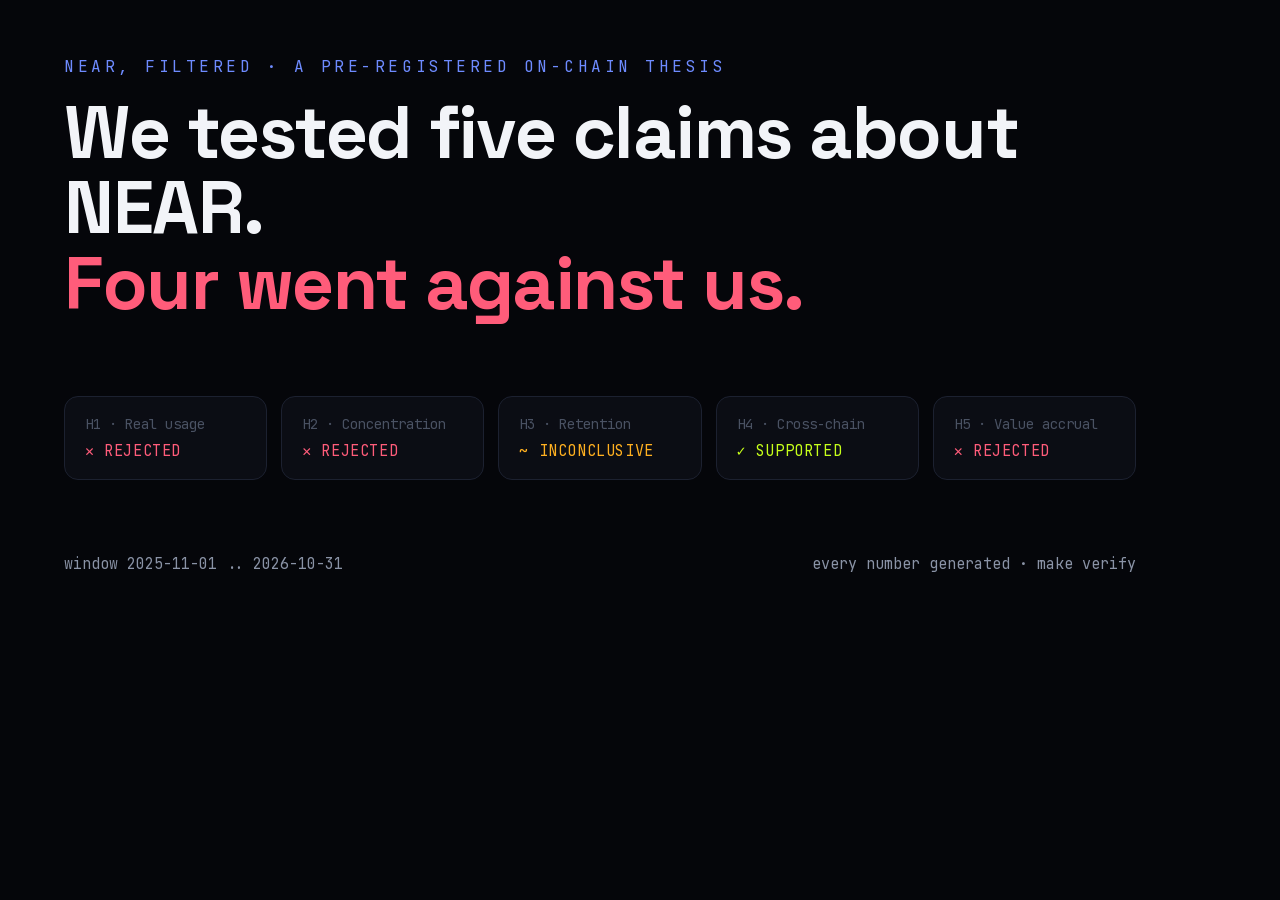
<file: site/og.html>
<!doctype html>
<html lang="en">
<head>
<meta charset="utf-8">
<title>og card</title>
<link rel="stylesheet" href="styles/fonts.css">
<link rel="stylesheet" href="styles/tokens.css">
<style>
  * { box-sizing: border-box; margin: 0; }
  html, body { width: 1200px; height: 630px; overflow: hidden; }
  body {
    background: var(--bg); color: var(--text); font-family: var(--font-body);
    padding: 56px 64px; display: flex; flex-direction: column; justify-content: space-between;
  }
  .eyebrow { font-family: var(--font-mono); font-size: 16px; letter-spacing: 0.22em; color: var(--cobalt-soft); text-transform: uppercase; }
  h1 { font-family: var(--font-display); font-weight: 700; font-size: 74px; line-height: 1.02; letter-spacing: -0.02em; margin-top: 18px; }
  h1 .against { color: var(--coral); }
  .row { display: flex; gap: 14px; }
  .pill {
    flex: 1; background: var(--surface); border: 1px solid var(--border); border-radius: 14px;
    padding: 18px 20px; display: flex; flex-direction: column; gap: 8px;
  }
  .pill .hid { font-family: var(--font-mono); font-size: 14px; color: var(--text-faint); }
  .pill .v { font-family: var(--font-mono); font-size: 15px; letter-spacing: 0.04em; }
  .v.r { color: var(--coral); } .v.s { color: var(--lime); } .v.i { color: var(--amber); }
  .foot { font-family: var(--font-mono); font-size: 15px; color: var(--text-muted); display: flex; justify-content: space-between; }
</style>
</head>
<body>
<div>
  <div class="eyebrow">NEAR, Filtered · a pre-registered on-chain thesis</div>
  <h1>We tested five claims about NEAR.<br><span class="against">Four went against us.</span></h1>
</div>
<div class="row" id="row"></div>
<div class="foot"><span id="win"></span><span>every number generated · make verify</span></div>
<script>
fetch("data/metrics.json").then(r => r.json()).then(m => {
  const names = { H1: "Real usage", H2: "Concentration", H3: "Retention", H4: "Cross-chain", H5: "Value accrual" };
  const cls = { REJECTED: "r", SUPPORTED: "s", INCONCLUSIVE: "i", PENDING: "i" };
  const glyph = { REJECTED: "✕", SUPPORTED: "✓", INCONCLUSIVE: "~", PENDING: "~" };
  document.getElementById("row").innerHTML = ["H1","H2","H3","H4","H5"].map(hid => {
    const v = m.scoreboard[hid];
    return `<div class="pill"><span class="hid">${hid} · ${names[hid]}</span>
            <span class="v ${cls[v]}">${glyph[v]} ${v}</span></div>`;
  }).join("");
  document.getElementById("win").textContent = `window ${m.window.start} .. ${m.window.end}`;
  document.title = "og-ready";
});
</script>
</body>
</html>
</file>
<file: site/styles/fonts.css>
/* Self-hosted: files fetched once from Google Fonts (OFL licensed)
   and committed, so the site loads nothing from a third party. */

/* cyrillic-ext */
@font-face {
  font-family: 'Inter';
  font-style: normal;
  font-weight: 400;
  font-display: swap;
  src: url(../fonts/UcC73FwrK3iLTeHuS_nVMrMxCp50SjIa2JL7W0Q5n-wU.woff2) format('woff2');
  unicode-range: U+0460-052F, U+1C80-1C8A, U+20B4, U+2DE0-2DFF, U+A640-A69F, U+FE2E-FE2F;
}
/* cyrillic */
@font-face {
  font-family: 'Inter';
  font-style: normal;
  font-weight: 400;
  font-display: swap;
  src: url(../fonts/UcC73FwrK3iLTeHuS_nVMrMxCp50SjIa0ZL7W0Q5n-wU.woff2) format('woff2');
  unicode-range: U+0301, U+0400-045F, U+0490-0491, U+04B0-04B1, U+2116;
}
/* greek-ext */
@font-face {
  font-family: 'Inter';
  font-style: normal;
  font-weight: 400;
  font-display: swap;
  src: url(../fonts/UcC73FwrK3iLTeHuS_nVMrMxCp50SjIa2ZL7W0Q5n-wU.woff2) format('woff2');
  unicode-range: U+1F00-1FFF;
}
/* greek */
@font-face {
  font-family: 'Inter';
  font-style: normal;
  font-weight: 400;
  font-display: swap;
  src: url(../fonts/UcC73FwrK3iLTeHuS_nVMrMxCp50SjIa1pL7W0Q5n-wU.woff2) format('woff2');
  unicode-range: U+0370-0377, U+037A-037F, U+0384-038A, U+038C, U+038E-03A1, U+03A3-03FF;
}
/* vietnamese */
@font-face {
  font-family: 'Inter';
  font-style: normal;
  font-weight: 400;
  font-display: swap;
  src: url(../fonts/UcC73FwrK3iLTeHuS_nVMrMxCp50SjIa2pL7W0Q5n-wU.woff2) format('woff2');
  unicode-range: U+0102-0103, U+0110-0111, U+0128-0129, U+0168-0169, U+01A0-01A1, U+01AF-01B0, U+0300-0301, U+0303-0304, U+0308-0309, U+0323, U+0329, U+1EA0-1EF9, U+20AB;
}
/* latin-ext */
@font-face {
  font-family: 'Inter';
  font-style: normal;
  font-weight: 400;
  font-display: swap;
  src: url(../fonts/UcC73FwrK3iLTeHuS_nVMrMxCp50SjIa25L7W0Q5n-wU.woff2) format('woff2');
  unicode-range: U+0100-02BA, U+02BD-02C5, U+02C7-02CC, U+02CE-02D7, U+02DD-02FF, U+0304, U+0308, U+0329, U+1D00-1DBF, U+1E00-1E9F, U+1EF2-1EFF, U+2020, U+20A0-20AB, U+20AD-20C4, U+2113, U+2C60-2C7F, U+A720-A7FF;
}
/* latin */
@font-face {
  font-family: 'Inter';
  font-style: normal;
  font-weight: 400;
  font-display: swap;
  src: url(../fonts/UcC73FwrK3iLTeHuS_nVMrMxCp50SjIa1ZL7W0Q5nw.woff2) format('woff2');
  unicode-range: U+0000-00FF, U+0131, U+0152-0153, U+02BB-02BC, U+02C6, U+02DA, U+02DC, U+0304, U+0308, U+0329, U+2000-206F, U+20AC, U+2122, U+2191, U+2193, U+2212, U+2215, U+FEFF, U+FFFD;
}
/* cyrillic-ext */
@font-face {
  font-family: 'Inter';
  font-style: normal;
  font-weight: 600;
  font-display: swap;
  src: url(../fonts/UcC73FwrK3iLTeHuS_nVMrMxCp50SjIa2JL7W0Q5n-wU.woff2) format('woff2');
  unicode-range: U+0460-052F, U+1C80-1C8A, U+20B4, U+2DE0-2DFF, U+A640-A69F, U+FE2E-FE2F;
}
/* cyrillic */
@font-face {
  font-family: 'Inter';
  font-style: normal;
  font-weight: 600;
  font-display: swap;
  src: url(../fonts/UcC73FwrK3iLTeHuS_nVMrMxCp50SjIa0ZL7W0Q5n-wU.woff2) format('woff2');
  unicode-range: U+0301, U+0400-045F, U+0490-0491, U+04B0-04B1, U+2116;
}
/* greek-ext */
@font-face {
  font-family: 'Inter';
  font-style: normal;
  font-weight: 600;
  font-display: swap;
  src: url(../fonts/UcC73FwrK3iLTeHuS_nVMrMxCp50SjIa2ZL7W0Q5n-wU.woff2) format('woff2');
  unicode-range: U+1F00-1FFF;
}
/* greek */
@font-face {
  font-family: 'Inter';
  font-style: normal;
  font-weight: 600;
  font-display: swap;
  src: url(../fonts/UcC73FwrK3iLTeHuS_nVMrMxCp50SjIa1pL7W0Q5n-wU.woff2) format('woff2');
  unicode-range: U+0370-0377, U+037A-037F, U+0384-038A, U+038C, U+038E-03A1, U+03A3-03FF;
}
/* vietnamese */
@font-face {
  font-family: 'Inter';
  font-style: normal;
  font-weight: 600;
  font-display: swap;
  src: url(../fonts/UcC73FwrK3iLTeHuS_nVMrMxCp50SjIa2pL7W0Q5n-wU.woff2) format('woff2');
  unicode-range: U+0102-0103, U+0110-0111, U+0128-0129, U+0168-0169, U+01A0-01A1, U+01AF-01B0, U+0300-0301, U+0303-0304, U+0308-0309, U+0323, U+0329, U+1EA0-1EF9, U+20AB;
}
/* latin-ext */
@font-face {
  font-family: 'Inter';
  font-style: normal;
  font-weight: 600;
  font-display: swap;
  src: url(../fonts/UcC73FwrK3iLTeHuS_nVMrMxCp50SjIa25L7W0Q5n-wU.woff2) format('woff2');
  unicode-range: U+0100-02BA, U+02BD-02C5, U+02C7-02CC, U+02CE-02D7, U+02DD-02FF, U+0304, U+0308, U+0329, U+1D00-1DBF, U+1E00-1E9F, U+1EF2-1EFF, U+2020, U+20A0-20AB, U+20AD-20C4, U+2113, U+2C60-2C7F, U+A720-A7FF;
}
/* latin */
@font-face {
  font-family: 'Inter';
  font-style: normal;
  font-weight: 600;
  font-display: swap;
  src: url(../fonts/UcC73FwrK3iLTeHuS_nVMrMxCp50SjIa1ZL7W0Q5nw.woff2) format('woff2');
  unicode-range: U+0000-00FF, U+0131, U+0152-0153, U+02BB-02BC, U+02C6, U+02DA, U+02DC, U+0304, U+0308, U+0329, U+2000-206F, U+20AC, U+2122, U+2191, U+2193, U+2212, U+2215, U+FEFF, U+FFFD;
}
/* cyrillic-ext */
@font-face {
  font-family: 'JetBrains Mono';
  font-style: normal;
  font-weight: 400;
  font-display: swap;
  src: url(../fonts/tDbY2o-flEEny0FZhsfKu5WU4zr3E_BX0PnT8RD8yKxTN1OVk6OThhvAWV8.woff2) format('woff2');
  unicode-range: U+0460-052F, U+1C80-1C8A, U+20B4, U+2DE0-2DFF, U+A640-A69F, U+FE2E-FE2F;
}
/* cyrillic */
@font-face {
  font-family: 'JetBrains Mono';
  font-style: normal;
  font-weight: 400;
  font-display: swap;
  src: url(../fonts/tDbY2o-flEEny0FZhsfKu5WU4zr3E_BX0PnT8RD8yKxTPlOVk6OThhvAWV8.woff2) format('woff2');
  unicode-range: U+0301, U+0400-045F, U+0490-0491, U+04B0-04B1, U+2116;
}
/* greek */
@font-face {
  font-family: 'JetBrains Mono';
  font-style: normal;
  font-weight: 400;
  font-display: swap;
  src: url(../fonts/tDbY2o-flEEny0FZhsfKu5WU4zr3E_BX0PnT8RD8yKxTOVOVk6OThhvAWV8.woff2) format('woff2');
  unicode-range: U+0370-0377, U+037A-037F, U+0384-038A, U+038C, U+038E-03A1, U+03A3-03FF;
}
/* vietnamese */
@font-face {
  font-family: 'JetBrains Mono';
  font-style: normal;
  font-weight: 400;
  font-display: swap;
  src: url(../fonts/tDbY2o-flEEny0FZhsfKu5WU4zr3E_BX0PnT8RD8yKxTNVOVk6OThhvAWV8.woff2) format('woff2');
  unicode-range: U+0102-0103, U+0110-0111, U+0128-0129, U+0168-0169, U+01A0-01A1, U+01AF-01B0, U+0300-0301, U+0303-0304, U+0308-0309, U+0323, U+0329, U+1EA0-1EF9, U+20AB;
}
/* latin-ext */
@font-face {
  font-family: 'JetBrains Mono';
  font-style: normal;
  font-weight: 400;
  font-display: swap;
  src: url(../fonts/tDbY2o-flEEny0FZhsfKu5WU4zr3E_BX0PnT8RD8yKxTNFOVk6OThhvAWV8.woff2) format('woff2');
  unicode-range: U+0100-02BA, U+02BD-02C5, U+02C7-02CC, U+02CE-02D7, U+02DD-02FF, U+0304, U+0308, U+0329, U+1D00-1DBF, U+1E00-1E9F, U+1EF2-1EFF, U+2020, U+20A0-20AB, U+20AD-20C4, U+2113, U+2C60-2C7F, U+A720-A7FF;
}
/* latin */
@font-face {
  font-family: 'JetBrains Mono';
  font-style: normal;
  font-weight: 400;
  font-display: swap;
  src: url(../fonts/tDbY2o-flEEny0FZhsfKu5WU4zr3E_BX0PnT8RD8yKxTOlOVk6OThhvA.woff2) format('woff2');
  unicode-range: U+0000-00FF, U+0131, U+0152-0153, U+02BB-02BC, U+02C6, U+02DA, U+02DC, U+0304, U+0308, U+0329, U+2000-206F, U+20AC, U+2122, U+2191, U+2193, U+2212, U+2215, U+FEFF, U+FFFD;
}
/* vietnamese */
@font-face {
  font-family: 'Space Grotesk';
  font-style: normal;
  font-weight: 500;
  font-display: swap;
  src: url(../fonts/V8mDoQDjQSkFtoMM3T6r8E7mPb54C_k3HqUtEw.woff2) format('woff2');
  unicode-range: U+0102-0103, U+0110-0111, U+0128-0129, U+0168-0169, U+01A0-01A1, U+01AF-01B0, U+0300-0301, U+0303-0304, U+0308-0309, U+0323, U+0329, U+1EA0-1EF9, U+20AB;
}
/* latin-ext */
@font-face {
  font-family: 'Space Grotesk';
  font-style: normal;
  font-weight: 500;
  font-display: swap;
  src: url(../fonts/V8mDoQDjQSkFtoMM3T6r8E7mPb94C_k3HqUtEw.woff2) format('woff2');
  unicode-range: U+0100-02BA, U+02BD-02C5, U+02C7-02CC, U+02CE-02D7, U+02DD-02FF, U+0304, U+0308, U+0329, U+1D00-1DBF, U+1E00-1E9F, U+1EF2-1EFF, U+2020, U+20A0-20AB, U+20AD-20C4, U+2113, U+2C60-2C7F, U+A720-A7FF;
}
/* latin */
@font-face {
  font-family: 'Space Grotesk';
  font-style: normal;
  font-weight: 500;
  font-display: swap;
  src: url(../fonts/V8mDoQDjQSkFtoMM3T6r8E7mPbF4C_k3HqU.woff2) format('woff2');
  unicode-range: U+0000-00FF, U+0131, U+0152-0153, U+02BB-02BC, U+02C6, U+02DA, U+02DC, U+0304, U+0308, U+0329, U+2000-206F, U+20AC, U+2122, U+2191, U+2193, U+2212, U+2215, U+FEFF, U+FFFD;
}
/* vietnamese */
@font-face {
  font-family: 'Space Grotesk';
  font-style: normal;
  font-weight: 700;
  font-display: swap;
  src: url(../fonts/V8mDoQDjQSkFtoMM3T6r8E7mPb54C_k3HqUtEw.woff2) format('woff2');
  unicode-range: U+0102-0103, U+0110-0111, U+0128-0129, U+0168-0169, U+01A0-01A1, U+01AF-01B0, U+0300-0301, U+0303-0304, U+0308-0309, U+0323, U+0329, U+1EA0-1EF9, U+20AB;
}
/* latin-ext */
@font-face {
  font-family: 'Space Grotesk';
  font-style: normal;
  font-weight: 700;
  font-display: swap;
  src: url(../fonts/V8mDoQDjQSkFtoMM3T6r8E7mPb94C_k3HqUtEw.woff2) format('woff2');
  unicode-range: U+0100-02BA, U+02BD-02C5, U+02C7-02CC, U+02CE-02D7, U+02DD-02FF, U+0304, U+0308, U+0329, U+1D00-1DBF, U+1E00-1E9F, U+1EF2-1EFF, U+2020, U+20A0-20AB, U+20AD-20C4, U+2113, U+2C60-2C7F, U+A720-A7FF;
}
/* latin */
@font-face {
  font-family: 'Space Grotesk';
  font-style: normal;
  font-weight: 700;
  font-display: swap;
  src: url(../fonts/V8mDoQDjQSkFtoMM3T6r8E7mPbF4C_k3HqU.woff2) format('woff2');
  unicode-range: U+0000-00FF, U+0131, U+0152-0153, U+02BB-02BC, U+02C6, U+02DA, U+02DC, U+0304, U+0308, U+0329, U+2000-206F, U+20AC, U+2122, U+2191, U+2193, U+2212, U+2215, U+FEFF, U+FFFD;
}
</file>
<file: site/styles/tokens.css>
/* Design tokens — the only colors, radii and spacing the site may use.
   A research terminal for sceptical readers: the data is the hero, so the
   palette stays dark and quiet and the accents mean something.

     cobalt  NEAR-native series, links, focus
     lime    supported by the evidence / the headline metric
     coral   evidence against / REJECTED — given equal weight to lime
     amber   inconclusive

   Color is never the only signal: every verdict also carries its word. */
:root {
  /* surfaces */
  --bg:        #05060A;
  --surface:   #0B0D14;
  --surface-2: #11141D;
  --border:    #1C2130;

  /* text */
  --text:       #F2F4F8;
  --text-muted: #8A93A6;
  --text-faint: #4A5263;

  /* semantics */
  --cobalt:      #2F5BFF;
  --cobalt-soft: #6E8BFF;
  --lime:        #C6FF1A;
  --coral:       #FF5C7A;
  --amber:       #FFB020;

  /* the one permitted glow — active chart / selected card only, never text */
  --glow-cobalt: 0 0 24px rgba(47, 91, 255, 0.3);
  --glow-lime:   0 0 24px rgba(198, 255, 26, 0.3);
  --glow-coral:  0 0 24px rgba(255, 92, 122, 0.3);

  /* shape & rhythm: 8px grid, 14px card radius */
  --radius: 14px;
  --s1: 8px;  --s2: 16px;  --s3: 24px;  --s4: 32px;  --s6: 48px;  --s8: 64px;

  /* type */
  --font-display: "Space Grotesk", system-ui, sans-serif;
  --font-body: "Inter", system-ui, sans-serif;
  --font-mono: "JetBrains Mono", ui-monospace, monospace;
}
</file>
<file: site/styles/main.css>
/* NEAR, Filtered — layout, components and motion. Colours come from
   tokens.css. Every animation is opt-in via html.motion (set only when the
   reader has not asked for reduced motion), so without it each element is
   simply in its final state. */
* { box-sizing: border-box; margin: 0; }
html { color-scheme: dark; scroll-behavior: smooth; scroll-padding-top: 76px; }
body {
  background: var(--bg); color: var(--text);
  font-family: var(--font-body); font-size: 17px; line-height: 1.6;
  -webkit-font-smoothing: antialiased; overflow-x: hidden;
}
::selection { background: var(--lime); color: var(--bg); }
a { color: var(--cobalt-soft); text-underline-offset: 3px; }
a:focus-visible, summary:focus-visible, button:focus-visible {
  outline: 2px solid var(--cobalt); outline-offset: 2px; border-radius: 6px;
}
code { font-family: var(--font-mono); font-size: 0.86em; }
.skip { position: absolute; left: -9999px; top: 0; background: var(--surface); color: var(--text); padding: var(--s1) var(--s2); z-index: 100; }
.skip:focus { left: var(--s2); }

/* ---------- top bar ---------- */
.progress { position: fixed; inset: 0 0 auto 0; height: 2px; z-index: 60; }
.progress span { display: block; height: 100%; width: 100%; transform-origin: 0 50%; transform: scaleX(0);
  background: linear-gradient(90deg, var(--cobalt), var(--lime)); }
.topnav {
  position: fixed; top: 0; left: 0; right: 0; z-index: 50; height: 60px;
  display: flex; align-items: center; gap: var(--s3); padding: 0 var(--s3);
  background: rgba(5, 6, 10, 0.62); backdrop-filter: blur(14px) saturate(140%);
  -webkit-backdrop-filter: blur(14px) saturate(140%);
  border-bottom: 1px solid transparent; transition: border-color 240ms, background 240ms;
}
.topnav.scrolled { border-bottom-color: var(--border); background: rgba(5, 6, 10, 0.82); }
.brand { display: flex; align-items: center; gap: 10px; color: var(--text); text-decoration: none;
  font-family: var(--font-display); font-weight: 700; letter-spacing: -0.01em; white-space: nowrap; }
.brand .mark { width: 18px; height: 18px; background: var(--lime);
  clip-path: polygon(0 0, 100% 0, 62% 48%, 62% 86%, 38% 100%, 38% 48%); }
.links { display: flex; gap: 2px; margin: 0 auto; overflow-x: auto; scrollbar-width: none; }
.links::-webkit-scrollbar { display: none; }
.links a {
  position: relative; color: var(--text-muted); text-decoration: none; white-space: nowrap;
  font-family: var(--font-mono); font-size: 12px; letter-spacing: 0.06em; padding: 6px 12px; border-radius: 999px;
  transition: color 180ms, background 180ms;
}
.links a:hover { color: var(--text); background: var(--surface-2); }
.links a.active { color: var(--bg); background: var(--lime); }
.gh { font-family: var(--font-mono); font-size: 12px; color: var(--text); text-decoration: none; white-space: nowrap;
  border: 1px solid var(--border); padding: 6px 14px; border-radius: 999px; transition: border-color 180ms, background 180ms; }
.gh:hover { border-color: var(--text-faint); background: var(--surface-2); }
@media (max-width: 820px) {
  .topnav { gap: var(--s2); padding: 0 var(--s2); }
  .brand { font-size: 0; gap: 0; } .brand .mark { width: 20px; height: 20px; }
  .gh { display: none; } .links { margin: 0; }
}

/* ---------- hero ---------- */
.hero { position: relative; min-height: 100svh; display: flex; align-items: center; overflow: hidden;
  padding: 108px var(--s3) var(--s8); isolation: isolate; }
.hero::before { /* faint measurement grid */
  content: ""; position: absolute; inset: 0; z-index: -2; opacity: 0.5;
  background-image: linear-gradient(var(--border) 1px, transparent 1px), linear-gradient(90deg, var(--border) 1px, transparent 1px);
  background-size: 64px 64px;
  mask-image: radial-gradient(ellipse 70% 60% at 50% 40%, #000 20%, transparent 75%);
  -webkit-mask-image: radial-gradient(ellipse 70% 60% at 50% 40%, #000 20%, transparent 75%);
}
.hero::after { /* fade into the page */
  content: ""; position: absolute; inset: auto 0 0 0; height: 180px; z-index: -1;
  background: linear-gradient(transparent, var(--bg));
}
#field { position: absolute; inset: 0; width: 100%; height: 100%; z-index: -1; }
.hero-inner { max-width: 1120px; margin: 0 auto; width: 100%; position: relative; }
.eyebrow { font-family: var(--font-mono); font-size: 12px; letter-spacing: 0.22em; color: var(--cobalt-soft); text-transform: uppercase; }
.headline {
  font-family: var(--font-display); font-weight: 700; font-size: clamp(40px, 7.4vw, 96px);
  line-height: 0.98; letter-spacing: -0.035em; margin: var(--s3) 0; max-width: 15ch;
}
.headline .against { color: var(--coral); text-shadow: 0 0 42px rgba(255, 92, 122, 0.35); }
.headline .w { display: inline-block; }
.sub { color: var(--text-muted); max-width: 60ch; font-size: clamp(16px, 1.6vw, 19px); }
.sub code { color: var(--text); }
.verdict-strip { display: flex; flex-wrap: wrap; gap: 8px; margin-top: var(--s4); }
.verdict-strip a { text-decoration: none; }
.hero-stats { display: grid; grid-template-columns: repeat(4, minmax(0, 1fr)); gap: var(--s2); margin-top: var(--s4); max-width: 900px; }
.hstat { border-left: 1px solid var(--border); padding-left: var(--s2); }
.hstat .n { font-family: var(--font-display); font-weight: 700; font-size: clamp(26px, 3.4vw, 40px); line-height: 1.1;
  font-variant-numeric: tabular-nums; letter-spacing: -0.02em; }
.hstat .l { font-family: var(--font-mono); font-size: 11.5px; color: var(--text-muted); margin-top: 4px; line-height: 1.4; }
.hstat.coral .n { color: var(--coral); } .hstat.lime .n { color: var(--lime); } .hstat.amber .n { color: var(--amber); }
@media (max-width: 720px) { .hero-stats { grid-template-columns: repeat(2, minmax(0, 1fr)); row-gap: var(--s3); } }
.windowline { font-family: var(--font-mono); font-size: 12.5px; color: var(--text-faint); margin-top: var(--s4); }
.scrollcue { position: absolute; left: 50%; bottom: 28px; width: 24px; height: 38px; margin-left: -12px;
  border: 1.5px solid var(--text-faint); border-radius: 14px; }
.scrollcue span { position: absolute; left: 50%; top: 7px; width: 3px; height: 7px; margin-left: -1.5px; border-radius: 2px; background: var(--text-muted); }
@media (max-height: 700px) { .scrollcue { display: none; } }

/* ---------- sections ---------- */
main { max-width: 1120px; margin: 0 auto; padding: 0 var(--s3); counter-reset: sec; }
section { margin-top: 120px; }
section > h2 {
  counter-increment: sec;
  font-family: var(--font-display); font-weight: 700; font-size: clamp(26px, 3.4vw, 40px);
  letter-spacing: -0.025em; line-height: 1.1; margin-bottom: var(--s3); text-wrap: balance;
  display: flex; align-items: baseline; gap: var(--s2);
}
section > h2::before {
  content: counter(sec, decimal-leading-zero); font-family: var(--font-mono); font-weight: 400;
  font-size: 13px; letter-spacing: 0.1em; color: var(--lime); flex: none; transform: translateY(-6px);
}
.lede { color: var(--text-muted); max-width: 70ch; margin: calc(-1 * var(--s1)) 0 var(--s4); font-size: 16px; }
#mind .lede { margin: var(--s3) 0 0; }

/* ---------- scoreboard ---------- */
.board { display: grid; grid-template-columns: repeat(5, minmax(0, 1fr)); gap: var(--s2); perspective: 1000px; }
@media (max-width: 1080px) { .board { grid-template-columns: repeat(3, minmax(0, 1fr)); } }
@media (max-width: 680px) { .board { grid-template-columns: repeat(2, minmax(0, 1fr)); } }
@media (max-width: 420px) { .board { grid-template-columns: 1fr; } }
.card {
  --mx: 50%; --my: 0%; --accent: var(--text-faint);
  position: relative; overflow: hidden; isolation: isolate;
  background: var(--surface); border: 1px solid var(--border); border-radius: var(--radius);
  padding: var(--s3) var(--s2) var(--s2); display: flex; flex-direction: column; gap: var(--s1);
  color: inherit; text-decoration: none; transform-style: preserve-3d;
  transition: border-color 220ms, transform 220ms cubic-bezier(.2,.7,.2,1), box-shadow 220ms;
}
.card::before { /* cursor spotlight */
  content: ""; position: absolute; inset: 0; z-index: -1; opacity: 0; transition: opacity 220ms;
  background: radial-gradient(360px circle at var(--mx) var(--my), color-mix(in srgb, var(--accent) 22%, transparent), transparent 60%);
}
.card:hover::before, .card:focus-visible::before { opacity: 1; }
.card:hover { border-color: color-mix(in srgb, var(--accent) 55%, var(--border)); box-shadow: 0 18px 50px -20px color-mix(in srgb, var(--accent) 45%, transparent); }
.card.rejected { --accent: var(--coral); } .card.supported { --accent: var(--lime); } .card.inconclusive { --accent: var(--amber); }
.card .top { display: flex; justify-content: space-between; align-items: center; }
.card .hid { font-family: var(--font-mono); font-size: 12px; color: var(--text-faint); }
.card .hname { font-family: var(--font-display); font-weight: 700; font-size: 20px; letter-spacing: -0.01em; }
.card .spark { width: 100%; height: 44px; margin: 4px 0; overflow: visible; }
.card .spark path.l { fill: none; stroke: var(--accent); stroke-width: 2; stroke-linecap: round; stroke-linejoin: round; }
.card .spark path.a { fill: var(--accent); opacity: 0.12; }
.card .spark path.dot { stroke: var(--accent); stroke-width: 7; stroke-linecap: round; }
.card .one { font-size: 13px; color: var(--text-muted); line-height: 1.45; }
.card .one strong { color: var(--text); font-variant-numeric: tabular-nums; }
.card .go { font-family: var(--font-mono); font-size: 11px; color: var(--text-faint); margin-top: auto; padding-top: var(--s1); transition: color 200ms, transform 200ms; }
.card:hover .go { color: var(--accent); transform: translateX(4px); }

.chip {
  display: inline-flex; align-items: center; gap: 6px; font-family: var(--font-mono); font-size: 11px;
  letter-spacing: 0.08em; padding: 3px 10px; border-radius: 999px; border: 1px solid; white-space: nowrap;
  background: rgba(5, 6, 10, 0.5);
}
.chip.rejected     { color: var(--coral); border-color: var(--coral); } .chip.rejected::before { content: "✕"; }
.chip.supported    { color: var(--lime);  border-color: var(--lime);  } .chip.supported::before { content: "✓"; }
.chip.inconclusive { color: var(--amber); border-color: var(--amber); } .chip.inconclusive::before { content: "~"; }
.chip b { color: var(--text-muted); font-weight: 400; }
.verdict-strip .chip { font-size: 12px; padding: 6px 14px; transition: background 180ms, transform 180ms; }
.verdict-strip .chip:hover { transform: translateY(-2px); }
.verdict-strip .chip.rejected:hover { background: rgba(255,92,122,0.12); }
.verdict-strip .chip.supported:hover { background: rgba(198,255,26,0.10); }
.verdict-strip .chip.inconclusive:hover { background: rgba(255,176,32,0.10); }

/* ---------- panels ---------- */
.panel {
  position: relative; background: linear-gradient(180deg, var(--surface-2), var(--surface) 140px);
  border: 1px solid var(--border); border-radius: calc(var(--radius) + 4px); padding: var(--s4);
}
.panel + .panel { margin-top: var(--s3); }
.panel.sig { border-color: rgba(198,255,26,0.35); box-shadow: var(--glow-lime), inset 0 1px 0 rgba(198,255,26,0.15); }
.panel.against-glow { border-color: rgba(255,92,122,0.35); box-shadow: var(--glow-coral), inset 0 1px 0 rgba(255,92,122,0.15); }
.panel h3 { font-family: var(--font-display); font-weight: 500; font-size: clamp(20px, 2.2vw, 25px);
  letter-spacing: -0.015em; line-height: 1.25; max-width: 46ch; text-wrap: balance; }
.panel h3 .vw { display: inline-block; font-family: var(--font-mono); font-size: 12px; letter-spacing: 0.08em; vertical-align: 4px; margin-left: 10px;
  padding: 2px 10px; border-radius: 999px; border: 1px solid currentColor; }
.vw.rejected { color: var(--coral); } .vw.supported { color: var(--lime); } .vw.inconclusive { color: var(--amber); }
.panel .plain { color: var(--text-muted); font-size: 15px; margin-top: var(--s1); max-width: 74ch; }
.figure { margin-top: var(--s3); min-height: 60px; }
.figure svg { overflow: visible; }
.cols { display: grid; grid-template-columns: 1fr 1fr; gap: var(--s3); }
@media (max-width: 760px) { .cols { grid-template-columns: 1fr; } }
.source { font-family: var(--font-mono); font-size: 11.5px; color: var(--text-faint); margin-top: var(--s2);
  display: flex; justify-content: space-between; gap: var(--s2); flex-wrap: wrap; }
.source a { color: var(--text-muted); }
.source a:hover { color: var(--lime); }
details.sql { margin-top: var(--s2); }
details.sql summary { font-family: var(--font-mono); font-size: 12px; color: var(--cobalt-soft); cursor: pointer; list-style: none; display: inline-flex; gap: 8px; align-items: center; }
details.sql summary::-webkit-details-marker { display: none; }
details.sql summary::before { content: "›"; display: inline-block; transition: transform 200ms; font-size: 15px; }
details.sql[open] summary::before { transform: rotate(90deg); }
details.sql pre { margin-top: var(--s2); background: var(--bg); border: 1px solid var(--border); border-radius: 10px;
  padding: var(--s2); overflow: auto; font-family: var(--font-mono); font-size: 12px; line-height: 1.55; color: var(--text-muted); max-height: 420px; }
.note { border-left: 2px solid var(--amber); padding: var(--s1) var(--s2); color: var(--text-muted); font-size: 14px;
  margin-top: var(--s2); background: rgba(255,176,32,0.05); border-radius: 0 10px 10px 0; }
@media (max-width: 560px) { .panel { padding: var(--s3) var(--s2); } }

/* Plot tooltips, restyled for the dark terminal */
.figure [aria-label="tip"] path { fill: var(--surface-2); stroke: var(--border); }
.figure [aria-label="tip"] text { fill: var(--text); }

/* ---------- heatmap ---------- */
.heat { display: grid; grid-template-columns: auto repeat(3, minmax(0, 1fr)); gap: 6px; max-width: 640px; }
.heat .corner, .heat .coltag, .heat .rowtag { font-family: var(--font-mono); font-size: 11.5px; color: var(--text-faint); display: flex; align-items: center; justify-content: center; }
.heat .rowtag { justify-content: flex-end; padding-right: var(--s1); white-space: nowrap; }
.cell { border-radius: 10px; padding: 12px 6px; text-align: center; font-family: var(--font-mono); font-size: 11.5px; line-height: 1.3;
  border: 1px solid transparent; transition: transform 160ms, filter 160ms; cursor: default; }
.cell:hover { transform: scale(1.06); filter: brightness(1.25); position: relative; z-index: 1; }
.cell b { display: block; font-size: 14px; font-variant-numeric: tabular-nums; }
.cell.against { background: rgba(255,92,122,0.14); color: var(--coral); border-color: rgba(255,92,122,0.35); }
.cell.flat    { background: rgba(255,176,32,0.10); color: var(--amber); border-color: rgba(255,176,32,0.30); }
.cell.with    { background: rgba(198,255,26,0.10); color: var(--lime);  border-color: rgba(198,255,26,0.30); }
.cell.default-cell { outline: 2px solid var(--text); outline-offset: 2px; }
.legend { display: flex; gap: var(--s3); margin-top: var(--s3); font-family: var(--font-mono); font-size: 12px; color: var(--text-muted); flex-wrap: wrap; }
.legend span::before { content: "■ "; }
.legend .l1::before { color: var(--coral); } .legend .l2::before { color: var(--amber); } .legend .l3::before { color: var(--lime); }

/* ---------- exploratory ---------- */
.stats { display: grid; grid-template-columns: repeat(auto-fit, minmax(190px, 1fr)); gap: var(--s2); margin-top: var(--s3); }
.stat { background: var(--bg); border: 1px solid var(--border); border-radius: 12px; padding: var(--s2); }
.stat .k { font-family: var(--font-mono); font-size: 11.5px; color: var(--text-faint); }
.stat .v { display: flex; align-items: baseline; gap: 8px; flex-wrap: wrap; margin-top: 6px; font-family: var(--font-display); font-variant-numeric: tabular-nums; }
.stat .from { color: var(--text-muted); font-size: 17px; }
.stat .to { font-size: 24px; font-weight: 700; color: var(--text); }
.stat .arrow { color: var(--amber); font-family: var(--font-mono); font-size: 13px; }
.stat .mo { display: flex; justify-content: space-between; font-family: var(--font-mono); font-size: 10.5px; color: var(--text-faint); margin-top: 2px; }

/* ---------- what would change our mind ---------- */
.mindgrid { display: grid; grid-template-columns: repeat(auto-fit, minmax(300px, 1fr)); gap: var(--s2); }
.mind { background: var(--surface); border: 1px solid var(--border); border-radius: var(--radius); padding: var(--s3);
  display: grid; gap: var(--s1); transition: border-color 200ms, transform 200ms; }
.mind:hover { border-color: var(--cobalt); transform: translateY(-3px); }
.mind .if { font-family: var(--font-mono); font-size: 11px; letter-spacing: 0.14em; color: var(--cobalt-soft); text-transform: uppercase; }
.mind .f { color: var(--text); font-size: 15.5px; line-height: 1.45; }
.mind .m { color: var(--text-muted); font-size: 14px; border-top: 1px dashed var(--border); padding-top: var(--s1); }
.mind .m::before { content: "→ "; color: var(--lime); }

/* ---------- cases ---------- */
.tabs { display: inline-flex; gap: 4px; padding: 4px; border: 1px solid var(--border); border-radius: 999px; background: var(--surface); margin-bottom: var(--s3); position: relative; }
.tabs button { all: unset; position: relative; z-index: 1; cursor: pointer; font-family: var(--font-mono); font-size: 12.5px; letter-spacing: 0.08em;
  text-transform: uppercase; padding: 8px 20px; border-radius: 999px; color: var(--text-muted); transition: color 200ms; }
.tabs button[aria-selected="true"] { color: var(--bg); }
.tabs .pill { position: absolute; top: 4px; bottom: 4px; left: 0; width: 0; border-radius: 999px; background: var(--text);
  transition: transform 320ms cubic-bezier(.2,.8,.2,1), width 320ms cubic-bezier(.2,.8,.2,1), background 320ms; }
.casegrid { display: grid; grid-template-columns: repeat(3, minmax(0, 1fr)); gap: var(--s2); }
@media (max-width: 900px) { .casegrid { grid-template-columns: 1fr; } }
.case { background: var(--surface); border: 1px solid var(--border); border-radius: var(--radius); padding: var(--s3);
  transition: opacity 300ms, transform 300ms, border-color 300ms, filter 300ms; }
.casegrid.focus .case { opacity: 0.35; filter: saturate(0.4); }
.casegrid.focus .case.on { opacity: 1; filter: none; transform: translateY(-4px); }
.case h4 { font-family: var(--font-display); font-size: 22px; font-weight: 700; text-transform: capitalize; }
.case .stance { color: var(--text-muted); font-size: 14px; margin: var(--s1) 0 var(--s2); }
.case ul { margin: 0; padding: 0; list-style: none; font-size: 13.5px; color: var(--text-muted); display: grid; gap: var(--s2); }
.case li { border-top: 1px solid var(--border); padding-top: var(--s2); }
.case li b { display: block; color: var(--text); font-weight: 600; margin-bottom: 4px; }
.case li .ok::before { content: "✓ "; color: var(--lime); } .case li .ko::before { content: "✕ "; color: var(--coral); }
.case.bull h4 { color: var(--lime); } .case.bear h4 { color: var(--coral); } .case.base h4 { color: var(--cobalt-soft); }
.case.bull.on { border-color: rgba(198,255,26,0.45); } .case.bear.on { border-color: rgba(255,92,122,0.45); } .case.base.on { border-color: rgba(110,139,255,0.5); }

/* ---------- amendments timeline ---------- */
.timeline { list-style: none; padding: 0; position: relative; display: grid; gap: var(--s3); }
.timeline::before { content: ""; position: absolute; left: 7px; top: 8px; bottom: 8px; width: 1px;
  background: linear-gradient(var(--lime), var(--cobalt), transparent); }
.timeline li { position: relative; padding-left: 40px; }
.timeline li::before { content: ""; position: absolute; left: 0; top: 6px; width: 15px; height: 15px; border-radius: 50%;
  background: var(--bg); border: 2px solid var(--lime); box-shadow: 0 0 0 4px var(--bg); }
.timeline .tag { font-family: var(--font-mono); font-size: 12px; color: var(--lime); }
.timeline .tag span { color: var(--text-faint); }
.timeline p { color: var(--text-muted); font-size: 15px; margin-top: 4px; max-width: 80ch; }

/* ---------- verify ---------- */
.verify { display: grid; grid-template-columns: 1fr 1.1fr; gap: var(--s4); align-items: center;
  padding: var(--s6) var(--s4); border-radius: 24px; border: 1px solid var(--border);
  background: radial-gradient(600px 300px at 0% 0%, rgba(47,91,255,0.18), transparent 70%),
              radial-gradient(600px 300px at 100% 100%, rgba(198,255,26,0.10), transparent 70%), var(--surface); }
.verify h2 { font-family: var(--font-display); font-weight: 700; font-size: clamp(28px, 3.6vw, 44px); letter-spacing: -0.03em; line-height: 1.05; }
.verify p { color: var(--text-muted); margin-top: var(--s2); max-width: 46ch; }
.term { position: relative; background: var(--bg); border: 1px solid var(--border); border-radius: 14px; overflow: hidden; box-shadow: 0 30px 80px -30px rgba(0,0,0,0.8); }
.term .bar { display: flex; align-items: center; gap: 6px; padding: 10px 14px; border-bottom: 1px solid var(--border); }
.term .bar i { width: 10px; height: 10px; border-radius: 50%; background: var(--border); }
.term .bar span { margin-left: auto; font-family: var(--font-mono); font-size: 11px; color: var(--text-faint); }
.term pre { padding: var(--s2); font-family: var(--font-mono); font-size: 13px; line-height: 1.8; overflow-x: auto; color: var(--text); }
.term .pr { color: var(--lime); }
.copy { position: absolute; right: 10px; bottom: 10px; font-family: var(--font-mono); font-size: 11px; cursor: pointer;
  color: var(--text-muted); background: var(--surface-2); border: 1px solid var(--border); border-radius: 8px; padding: 5px 10px; transition: color 180ms, border-color 180ms; }
.copy:hover { color: var(--text); border-color: var(--text-faint); }
.copy.done { color: var(--lime); border-color: var(--lime); }
@media (max-width: 860px) { .verify { grid-template-columns: 1fr; padding: var(--s4) var(--s3); } }

/* ---------- footer ---------- */
footer { max-width: 1120px; margin: 120px auto 0; padding: var(--s3) var(--s3) var(--s6); border-top: 1px solid var(--border);
  font-family: var(--font-mono); font-size: 12px; color: var(--text-faint); display: grid; gap: var(--s1); }
footer a { color: var(--text-muted); }
footer a:hover { color: var(--lime); }
.totop { position: fixed; right: 20px; bottom: 20px; z-index: 40; width: 44px; height: 44px; border-radius: 50%;
  display: grid; place-items: center; text-decoration: none; color: var(--text); background: var(--surface-2);
  border: 1px solid var(--border); opacity: 0; pointer-events: none; transform: translateY(10px);
  transition: opacity 240ms, transform 240ms, border-color 180ms; }
.totop.show { opacity: 1; pointer-events: auto; transform: none; }
.totop:hover { border-color: var(--lime); color: var(--lime); }

@media (max-width: 560px) {
  main { padding: 0 var(--s2); } .hero { padding: 96px var(--s2) var(--s6); }
  section { margin-top: 88px; } footer { padding: var(--s3) var(--s2) var(--s6); }
}

/* =================== motion (opt-in) =================== */
@keyframes rise { from { opacity: 0; transform: translateY(0.5em) rotate(3deg); } to { opacity: 1; transform: none; } }
@keyframes fadeup { from { opacity: 0; transform: translateY(16px); } to { opacity: 1; transform: none; } }
@keyframes cue { 0% { transform: translateY(0); opacity: 1; } 70% { transform: translateY(12px); opacity: 0; } 100% { opacity: 0; } }
@keyframes pop { from { opacity: 0; transform: scale(0.6); } to { opacity: 1; transform: none; } }

.motion .headline .w { animation: rise 760ms cubic-bezier(.2,.75,.2,1) both; animation-delay: calc(var(--d) * 55ms + 120ms); }
.motion .fade-up { animation: fadeup 800ms cubic-bezier(.2,.75,.2,1) both; animation-delay: calc(var(--d) * 55ms + 120ms); }
.motion .scrollcue span { animation: cue 1.8s ease-in-out infinite; }

.motion .reveal { opacity: 0; transform: translateY(28px); transition: opacity 800ms cubic-bezier(.2,.75,.2,1), transform 800ms cubic-bezier(.2,.75,.2,1); }
.motion .reveal.in { opacity: 1; transform: none; }
.motion .card, .motion .mind, .motion .case, .motion .timeline li {
  opacity: 0; transform: translateY(24px);
  transition: opacity 700ms cubic-bezier(.2,.75,.2,1), transform 700ms cubic-bezier(.2,.75,.2,1), border-color 220ms, box-shadow 220ms, filter 300ms;
  transition-delay: calc(var(--i, 0) * 80ms);
}
.motion .in .card, .motion .in .mind, .motion .in .case, .motion .in.timeline li, .motion .timeline.in li { opacity: 1; transform: none; }
.motion .in .card:hover { transition-delay: 0ms; }
.motion .casegrid.in.focus .case { opacity: 0.35; }
.motion .casegrid.in.focus .case.on { opacity: 1; transform: translateY(-4px); }
.motion .heat .cell { opacity: 0; }
.motion .heat.in .cell { animation: pop 520ms cubic-bezier(.3,1.4,.5,1) both; animation-delay: calc(var(--i) * 34ms); }
.motion .heat.in .cell:hover { animation: none; opacity: 1; }
/* Once the intro has played, drop the animations so no composited layer is
   left holding the hero text. */
.motion.settled .headline .w, .motion.settled .fade-up { animation: none; }
</file>
